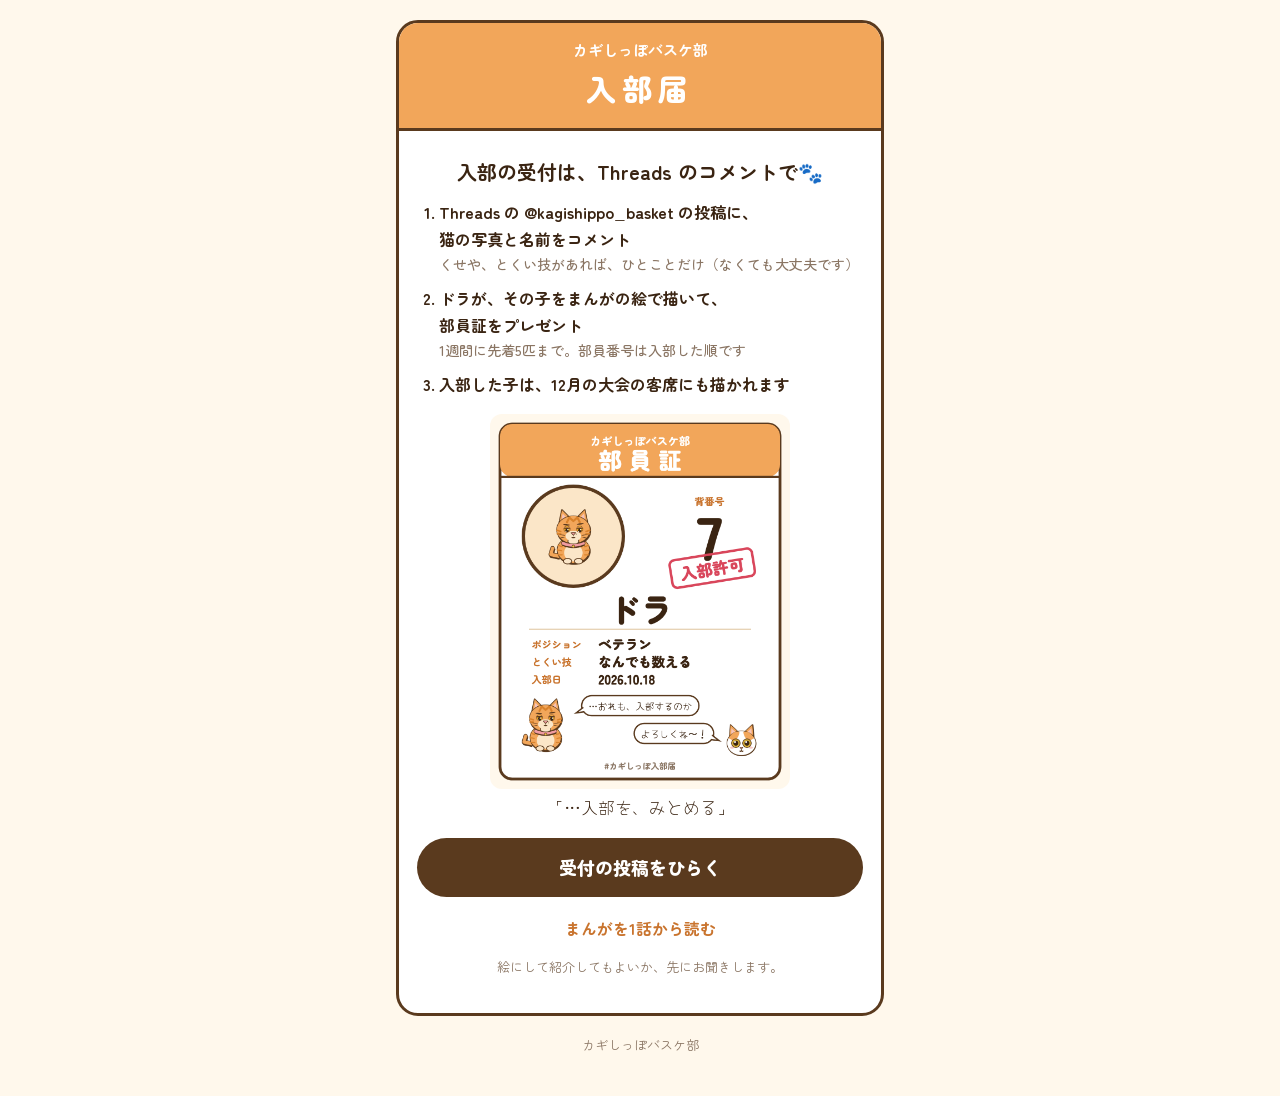
<file: index.html>
<!doctype html>
<html lang="ja">
<head>
<meta charset="utf-8">
<meta name="viewport" content="width=device-width, initial-scale=1, viewport-fit=cover">
<meta name="description" content="あなたの猫を、カギしっぽバスケ部に。Threads のコメントに写真をはってくれたら、ドラがまんがの絵で部員証を描きます。">
<meta property="og:title" content="うちの子 入部届｜カギしっぽバスケ部">
<meta property="og:description" content="写真をはってくれたら、ドラがまんがの絵で部員証を描きます🐾">
<meta property="og:image" content="https://kagishippo-bb.github.io/nyubu/og.png">
<meta name="twitter:card" content="summary_large_image">
<title>うちの子 入部届｜カギしっぽバスケ部</title>
<link rel="preconnect" href="https://fonts.googleapis.com"><link rel="preconnect" href="https://fonts.gstatic.com" crossorigin>
<link href="https://fonts.googleapis.com/css2?family=Zen+Maru+Gothic:wght@500;700;900&family=Yomogi&display=swap" rel="stylesheet">
<style>
:root{--bg:#FFF8EC;--paper:#FFFFFF;--ink:#3A2412;--line:#5A3A1E;--orange:#F2A65A;--deep:#C9742E;--mute:#8A7563}
*{box-sizing:border-box}
body{margin:0;background:var(--bg);color:var(--ink);font-family:"Zen Maru Gothic","Hiragino Maru Gothic ProN",sans-serif;line-height:1.7}
main{max-width:520px;margin:0 auto;padding:20px 16px 40px}
.card{background:var(--paper);border:3px solid var(--line);border-radius:22px;overflow:hidden}
.head{background:var(--orange);color:#fff;text-align:center;padding:14px 10px;border-bottom:3px solid var(--line)}
.head small{display:block;font-weight:700;font-size:15px}
.head b{font-size:30px;font-weight:900;letter-spacing:.2em}
.body{padding:18px 18px 22px}
h2{font-size:20px;margin:6px 0 10px;text-align:center}
ol{padding-left:1.4em;margin:10px 0 16px}
li{margin:8px 0;font-weight:700;word-break:keep-all;overflow-wrap:anywhere}
li span{display:block;font-weight:500;color:var(--mute);font-size:14px}
.btn{display:block;text-align:center;background:var(--line);color:#fff;text-decoration:none;font-weight:900;font-size:18px;border-radius:999px;padding:14px;margin:16px 0 10px}
.sub{display:block;text-align:center;color:var(--deep);font-weight:700;text-decoration:none;padding:8px}
.note{font-size:13px;color:var(--mute);text-align:center;margin-top:6px}
img{display:block;width:72%;max-width:300px;margin:6px auto 4px;border-radius:12px}
.dora{font-family:Yomogi,sans-serif;text-align:center;font-size:17px;margin:4px 0 10px}
footer{text-align:center;color:var(--mute);font-size:13px;margin-top:18px}
</style>
</head>
<body>
<main>
  <div class="card">
    <div class="head"><small>カギしっぽバスケ部</small><b>入部届</b></div>
    <div class="body">
      <h2>入部の受付は、Threads のコメントで🐾</h2>
      <ol>
        <li>Threads の @kagishippo_basket の投稿に、猫の写真と名前をコメント<span>くせや、とくい技があれば、ひとことだけ（なくても大丈夫です）</span></li>
        <li>ドラが、その子をまんがの絵で描いて、部員証をプレゼント<span>1週間に先着5匹まで。部員番号は入部した順です</span></li>
        <li>入部した子は、12月の大会の客席にも描かれます</li>
      </ol>
      <img src="mihon.png" alt="部員証の見本（ドラ）">
      <p class="dora">「…入部を、みとめる」</p>
      <a class="btn" href="https://www.threads.com/@kagishippo_basket/post/DeySfvxGc97">受付の投稿をひらく</a>
      <a class="sub" href="https://kagishippo-bb.github.io/nyubu/yomu/">まんがを1話から読む</a>
      <p class="note">絵にして紹介してもよいか、先にお聞きします。</p>
    </div>
  </div>
  <footer>カギしっぽバスケ部</footer>
</main>
<script data-goatcounter="https://kagishippo.goatcounter.com/count" async src="https://gc.zgo.at/count.js"></script>
</body>
</html>
</file>
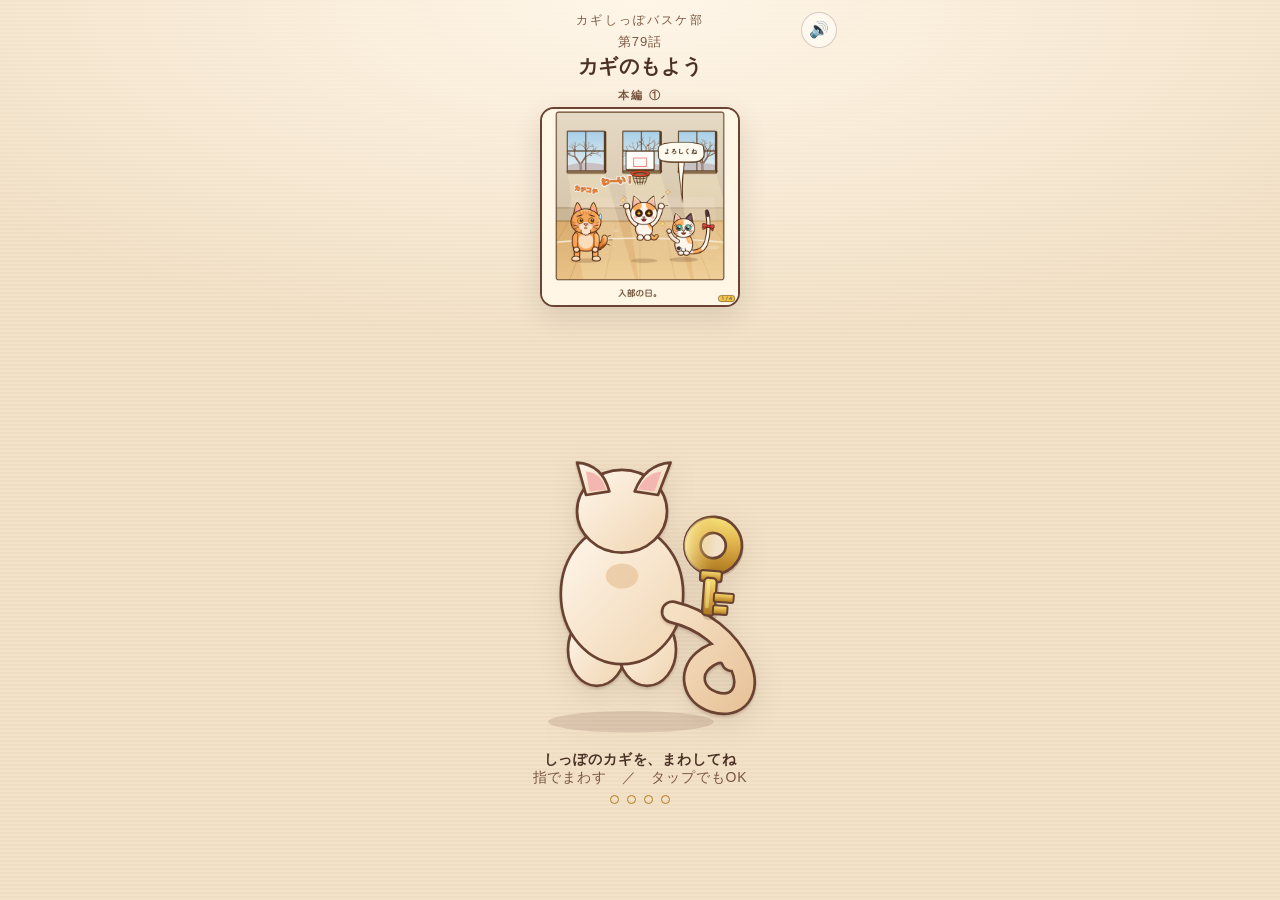
<file: kagi/index.html>
<!DOCTYPE html>
<html lang="ja">
<head>
<meta charset="UTF-8">
<meta name="viewport" content="width=device-width, initial-scale=1, maximum-scale=1, viewport-fit=cover">
<meta name="apple-mobile-web-app-capable" content="yes">
<meta name="theme-color" content="#F6EAD6">
<link rel="icon" href="data:image/svg+xml,%3Csvg xmlns=%27http://www.w3.org/2000/svg%27 viewBox=%270 0 32 32%27%3E%3Ccircle cx=%2716%27 cy=%2712%27 r=%277%27 fill=%27%23E0B14A%27 stroke=%27%236B4332%27 stroke-width=%272%27/%3E%3Ccircle cx=%2716%27 cy=%2712%27 r=%273%27 fill=%27%23F3E2C8%27/%3E%3Crect x=%2714%27 y=%2718%27 width=%274%27 height=%2710%27 rx=%271%27 fill=%27%23E0B14A%27 stroke=%27%236B4332%27 stroke-width=%271.5%27/%3E%3C/svg%3E">
<title>カギしっぽバスケ部　第79話「カギのもよう」</title>
<style>
  :root {
    --bg: #F3E2C8;
    --bg-2: #FBF3E4;
    --ink: #4A3124;
    --ink-soft: #7A5640;
    --line: #6B4332;
    --paper: #FFF8EE;
    --pink: #F7DDE3;
    --gold: #E0B14A;
    --gold-deep: #B07A1A;
    --ribbon: #D64545;
    --btn: #C45C3A;
    --btn-ink: #FFF8EE;
    --shadow: 0 10px 28px rgba(74, 49, 36, 0.14);
    --safe-t: env(safe-area-inset-top, 0px);
    --safe-b: env(safe-area-inset-bottom, 0px);
  }

  * { box-sizing: border-box; -webkit-tap-highlight-color: transparent; }

  html, body {
    margin: 0;
    padding: 0;
    height: 100%;
    height: 100dvh;
    background: var(--bg);
    color: var(--ink);
    font-family: "Hiragino Maru Gothic ProN", "Hiragino Sans", "Yu Gothic", "YuGothic", "Noto Sans CJK JP", "Noto Sans JP", sans-serif;
    overflow: hidden;
    touch-action: manipulation;
    -webkit-text-size-adjust: 100%;
  }

  body {
    background:
      radial-gradient(120% 70% at 50% 0%, #FFF6E8 0%, transparent 55%),
      repeating-linear-gradient(180deg, rgba(107,67,50,0.03) 0 2px, transparent 2px 4px),
      var(--bg);
  }

  .app {
    height: 100%;
    height: 100dvh;
    max-width: 430px;
    margin: 0 auto;
    padding: calc(12px + var(--safe-t)) 18px calc(16px + var(--safe-b));
    display: flex;
    flex-direction: column;
    min-height: 0;
  }

  header {
    text-align: center;
    flex: 0 0 auto;
    position: relative;
  }

  .badge {
    display: inline-block;
    font-size: 10px;
    letter-spacing: 0.12em;
    color: #fff;
    background: var(--ribbon);
    border-radius: 999px;
    padding: 2px 8px;
    vertical-align: middle;
    margin-right: 6px;
  }

  .club {
    font-size: 12px;
    letter-spacing: 0.18em;
    color: var(--ink-soft);
    margin: 0 0 4px;
  }

  h1 {
    font-size: 20px;
    font-weight: 700;
    margin: 0;
    letter-spacing: 0.04em;
    line-height: 1.35;
  }

  h1 span {
    font-weight: 400;
    font-size: 13px;
    color: var(--ink-soft);
    display: block;
    letter-spacing: 0.08em;
    margin-bottom: 2px;
  }

  .sound-btn {
    position: absolute;
    right: 0;
    top: 0;
    width: 36px;
    height: 36px;
    border: 1.5px solid rgba(107, 67, 50, 0.25);
    background: var(--paper);
    border-radius: 50%;
    color: var(--ink);
    cursor: pointer;
    font-size: 16px;
    line-height: 1;
    padding: 0;
  }

  .app {
    overflow-x: hidden;
    overflow-y: auto;
  }

  .ep-slot {
    flex: 0 0 auto;
    width: min(42vw, 200px);
    margin: 8px auto 0;
    text-align: center;
  }

  .ep-label {
    margin: 0 0 4px;
    font-size: 11px;
    letter-spacing: 0.16em;
    color: var(--ink-soft);
    font-weight: 700;
  }

  .ep-frame {
    width: 100%;
    aspect-ratio: 1 / 1;
    background: var(--paper);
    border: 2px solid var(--line);
    border-radius: 14px;
    overflow: hidden;
    box-shadow: var(--shadow);
    position: relative;
    display: flex;
    align-items: center;
    justify-content: center;
  }

  .ep-frame img {
    width: 100%;
    height: 100%;
    object-fit: contain;
    object-position: center;
    display: block;
  }

  .ep-ph {
    position: absolute;
    inset: 0;
    display: flex;
    align-items: center;
    justify-content: center;
    text-align: center;
    padding: 12px;
    font-size: 13px;
    letter-spacing: 0.06em;
    color: var(--ink-soft);
    line-height: 1.55;
    background:
      radial-gradient(circle at 50% 40%, rgba(224, 177, 74, 0.16), transparent 62%),
      var(--paper);
  }

  .ep-ph[hidden],
  .ep-frame img[hidden] { display: none; }

  body.is-open .ep-slot { width: 72px; margin-top: 6px; }
  body.is-open .ep-frame { border-radius: 10px; border-width: 1.5px; }
  body.is-open .ep-label { font-size: 9px; margin-bottom: 3px; }
  /* Keep the small frame tidy: the 「本編 ①」 label already names the slot. */
  body.is-open .ep-ph { color: transparent; font-size: 0; }

  .foot {
    flex: 0 0 auto;
    text-align: center;
    margin: 10px 0 0;
    font-size: 12px;
  }

  .foot a {
    color: var(--ink-soft);
    letter-spacing: 0.1em;
    text-decoration: underline;
    text-underline-offset: 3px;
  }

  .stage-wrap {
    flex: 1 1 auto;
    min-height: 0;
    display: flex;
    flex-direction: column;
    align-items: center;
    justify-content: center;
    transition: flex 0.5s ease;
  }

  body.is-open .stage-wrap {
    flex: 0 1 auto;
  }

  .stage {
    width: 100%;
    max-height: 100%;
    touch-action: none;
    user-select: none;
    -webkit-user-select: none;
    cursor: grab;
    position: relative;
  }

  .stage.is-dragging { cursor: grabbing; }

  .stage svg {
    width: 100%;
    height: auto;
    display: block;
    max-height: 40dvh;
    overflow: visible;
    filter: drop-shadow(0 8px 14px rgba(74, 49, 36, 0.12));
  }

  body.is-open .stage svg { max-height: 16dvh; }
  body.is-open .hint { display: none; }
  body.is-open .dots { margin-top: 2px; }

  #key-group.ticking {
    animation: keyTick 0.22s ease-out;
  }

  #key-group.unlocking {
    animation: keyUnlock 0.7s cubic-bezier(0.2, 0.85, 0.25, 1.15) both;
  }

  @keyframes keyTick {
    0% { filter: brightness(1); }
    40% { filter: brightness(1.25); }
    100% { filter: brightness(1); }
  }

  @keyframes keyUnlock {
    0% { filter: brightness(1); }
    35% { filter: brightness(1.45) drop-shadow(0 0 8px #F6D36A); }
    100% { filter: brightness(1.1); }
  }

  .hint {
    text-align: center;
    margin: 4px 0 0;
    color: var(--ink-soft);
    font-size: 14px;
    letter-spacing: 0.06em;
    flex: 0 0 auto;
  }

  .hint strong {
    color: var(--ink);
    font-weight: 700;
  }

  .dots {
    display: flex;
    gap: 8px;
    justify-content: center;
    margin: 8px 0 0;
  }

  .dots i {
    width: 9px;
    height: 9px;
    border-radius: 50%;
    border: 1.5px solid var(--gold-deep);
    background: transparent;
    display: block;
    transition: background 0.2s ease, transform 0.2s ease;
  }

  .dots i.on {
    background: var(--gold);
    transform: scale(1.15);
  }

  .spark {
    position: absolute;
    width: 10px;
    height: 10px;
    border-radius: 50%;
    background: #F6D36A;
    pointer-events: none;
    opacity: 0;
  }

  .result {
    flex: 0 0 auto;
    display: none;
    width: 100%;
    margin-top: 8px;
  }

  body.is-open .result {
    display: block;
    animation: slideOut 0.55s cubic-bezier(0.22, 0.9, 0.28, 1) both;
  }

  @keyframes slideOut {
    from { opacity: 0; transform: translateY(28px); }
    to { opacity: 1; transform: translateY(0); }
  }

  .panel {
    background: var(--paper);
    border: 2px solid var(--line);
    border-radius: 16px;
    padding: 10px 10px 12px;
    box-shadow: var(--shadow);
    position: relative;
  }

  .panel-label {
    font-size: 12px;
    letter-spacing: 0.16em;
    color: var(--ribbon);
    font-weight: 700;
    margin: 0 0 6px 4px;
  }

  .art {
    position: relative;
    background: #F6E4EA;
    border-radius: 10px;
    overflow: hidden;
    border: 1.5px solid rgba(107, 67, 50, 0.2);
    min-height: 120px;
    display: flex;
    align-items: center;
    justify-content: center;
  }

  .art img {
    display: block;
    width: 100%;
    height: auto;
    max-height: 28dvh;
    object-fit: contain;
    object-position: center;
  }

  .art-note {
    position: absolute;
    left: 50%;
    bottom: 8px;
    transform: translateX(-50%);
    background: rgba(74, 49, 36, 0.86);
    color: #FFF8EE;
    font-size: 11px;
    letter-spacing: 0.04em;
    padding: 4px 10px;
    border-radius: 999px;
    white-space: nowrap;
    pointer-events: none;
    max-width: calc(100% - 16px);
    overflow: hidden;
    text-overflow: ellipsis;
  }

  .bubble {
    margin-top: 10px;
    background: var(--pink);
    border: 2px solid var(--line);
    border-radius: 16px 16px 16px 6px;
    padding: 10px 14px 12px;
    position: relative;
  }

  .who {
    font-size: 11px;
    letter-spacing: 0.12em;
    color: var(--ink-soft);
    font-weight: 700;
    margin: 0 0 2px;
  }

  .line {
    margin: 0;
    font-size: 15px;
    line-height: 1.55;
    letter-spacing: 0.03em;
  }

  .actions {
    display: none;
    margin-top: 12px;
    text-align: center;
    flex: 0 0 auto;
  }

  body.is-open .actions { display: block; }

  .again {
    appearance: none;
    border: none;
    background: var(--btn);
    color: var(--btn-ink);
    font: inherit;
    font-size: 16px;
    font-weight: 700;
    letter-spacing: 0.08em;
    padding: 12px 22px;
    border-radius: 999px;
    width: 100%;
    cursor: pointer;
    box-shadow: 0 4px 0 #8A3A24, 0 8px 16px rgba(74, 49, 36, 0.15);
  }

  .again:active { transform: translateY(2px); box-shadow: 0 2px 0 #8A3A24; }

  .share {
    margin: 10px 0 0;
    font-size: 13px;
    color: var(--ink-soft);
    letter-spacing: 0.03em;
    line-height: 1.5;
  }

  @media (prefers-reduced-motion: reduce) {
    #key-group.ticking, #key-group.unlocking,
    body.is-open .result { animation: none; }
  }
</style>
</head>
<body>
  <div class="app">
    <header>
      <p class="club">カギしっぽバスケ部</p>
      <h1><span>第79話</span>カギのもよう</h1>
      <button type="button" class="sound-btn" id="soundBtn" aria-label="音を切る" title="音">🔊</button>
    </header>

    <div class="ep-slot" id="epSlot">
      <p class="ep-label">本編 ①</p>
      <div class="ep-frame">
        <img id="epImg" src="ep79_1.png" alt="第79話の①" width="1024" height="1024" hidden>
        <div class="ep-ph" id="epPh">本編79①が入ります</div>
      </div>
    </div>

    <div class="stage-wrap">
      <div class="stage" id="stage" role="application" aria-label="しっぽのカギ。指でまわすか、タップしてください。">
        <svg viewBox="0 0 320 400" xmlns="http://www.w3.org/2000/svg" aria-hidden="true">
          <defs>
            <linearGradient id="fur" x1="0" y1="0" x2="1" y2="1">
              <stop offset="0%" stop-color="#FFF7EC"/>
              <stop offset="100%" stop-color="#F0D4B0"/>
            </linearGradient>
            <linearGradient id="tailFur" x1="0" y1="0" x2="1" y2="1">
              <stop offset="0%" stop-color="#F6E0C4"/>
              <stop offset="100%" stop-color="#E8C49A"/>
            </linearGradient>
            <linearGradient id="gold" x1="0" y1="0" x2="0" y2="1">
              <stop offset="0%" stop-color="#F6E27A"/>
              <stop offset="45%" stop-color="#E0B14A"/>
              <stop offset="100%" stop-color="#A8741C"/>
            </linearGradient>
            <linearGradient id="goldShine" x1="0" y1="0" x2="1" y2="0">
              <stop offset="0%" stop-color="#FFF4B0" stop-opacity="0.85"/>
              <stop offset="55%" stop-color="#E0B14A" stop-opacity="0"/>
            </linearGradient>
            <filter id="soft" x="-20%" y="-20%" width="140%" height="140%">
              <feDropShadow dx="0" dy="2" stdDeviation="1.4" flood-color="#6B4332" flood-opacity="0.25"/>
            </filter>
          </defs>

          <!-- floor shadow -->
          <ellipse cx="150" cy="372" rx="92" ry="12" fill="#6B4332" opacity="0.16"/>

          <!-- cat, back view, simple and unmarked -->
          <g filter="url(#soft)">
            <!-- hind legs / haunches -->
            <ellipse cx="112" cy="292" rx="32" ry="40" fill="url(#fur)" stroke="#6B4332" stroke-width="3"/>
            <ellipse cx="168" cy="292" rx="32" ry="40" fill="url(#fur)" stroke="#6B4332" stroke-width="3"/>
            <!-- body -->
            <ellipse cx="140" cy="230" rx="68" ry="78" fill="url(#fur)" stroke="#6B4332" stroke-width="3"/>
            <!-- head from behind -->
            <ellipse cx="140" cy="138" rx="50" ry="46" fill="url(#fur)" stroke="#6B4332" stroke-width="3"/>
            <!-- ears -->
            <path d="M100 120 L90 84 Q118 86 126 116 Z" fill="url(#fur)" stroke="#6B4332" stroke-width="3" stroke-linejoin="round"/>
            <path d="M180 120 L194 84 Q166 86 154 116 Z" fill="url(#fur)" stroke="#6B4332" stroke-width="3" stroke-linejoin="round"/>
            <path d="M104 116 L100 94 Q118 96 122 114 Z" fill="#F4B6B0"/>
            <path d="M176 116 L184 94 Q166 96 158 114 Z" fill="#F4B6B0"/>
            <!-- small back markings, generic, not a character sheet -->
            <ellipse cx="140" cy="210" rx="18" ry="14" fill="#E8C49A" opacity="0.7"/>
          </g>

          <!-- hooked tail: short hook, key sits in the curl -->
          <g filter="url(#soft)">
            <path d="M196 250
                     C 230 258, 258 280, 272 310
                     C 284 338, 268 358, 242 350
                     C 218 342, 214 318, 230 304
                     C 244 292, 258 292, 262 304"
                  fill="none" stroke="#6B4332" stroke-width="26" stroke-linecap="round" stroke-linejoin="round"/>
            <path d="M196 250
                     C 230 258, 258 280, 272 310
                     C 284 338, 268 358, 242 350
                     C 218 342, 214 318, 230 304
                     C 244 292, 258 292, 262 304"
                  fill="none" stroke="url(#tailFur)" stroke-width="20" stroke-linecap="round" stroke-linejoin="round"/>
          </g>

          <!-- rotatable key. rotation center = 236, 248 (the hook / "lock") -->
          <g id="key-group">
            <!-- generous hit area -->
            <circle cx="236" cy="248" r="78" fill="transparent"/>
            <!-- shaft from bow toward the hook center -->
            <g>
              <!-- shadow -->
              <g opacity="0.18" transform="translate(2,3)">
                <rect x="228" y="188" width="16" height="68" rx="6" fill="#4A3124"/>
                <circle cx="236" cy="176" r="32" fill="#4A3124"/>
              </g>
              <!-- bow (round handle, hole in the middle) -->
              <circle cx="236" cy="176" r="32" fill="url(#gold)" stroke="#6B4332" stroke-width="3"/>
              <circle cx="236" cy="176" r="14" fill="#F3E2C8" stroke="#6B4332" stroke-width="3"/>
              <circle cx="236" cy="176" r="32" fill="url(#goldShine)"/>
              <!-- collar -->
              <rect x="224" y="204" width="24" height="12" rx="3" fill="url(#gold)" stroke="#6B4332" stroke-width="2.5"/>
              <!-- shaft -->
              <rect x="229" y="212" width="14" height="42" rx="5" fill="url(#gold)" stroke="#6B4332" stroke-width="2.5"/>
              <!-- two bits (昔の鍵・歯2つ), just above the lock point -->
              <rect x="241" y="228" width="22" height="10" rx="2" fill="url(#gold)" stroke="#6B4332" stroke-width="2.2"/>
              <rect x="241" y="242" width="16" height="10" rx="2" fill="url(#gold)" stroke="#6B4332" stroke-width="2.2"/>
              <!-- shine on shaft -->
              <rect x="232" y="216" width="4" height="30" rx="2" fill="#FFF4B0" opacity="0.45"/>
            </g>
          </g>
        </svg>
      </div>
      <p class="hint" id="hint"><strong>しっぽのカギを、まわしてね</strong><br>指でまわす　／　タップでもOK</p>
      <div class="dots" id="dots" aria-hidden="true"><i></i><i></i><i></i><i></i></div>
    </div>

    <section class="result" id="result" aria-live="polite">
      <div class="panel">
        <p class="panel-label">そのあと</p>
        <div class="art">
          <img src="ep79_1.png" alt="第79話の①">
        </div>
        <div class="bubble">
          <p class="who" id="who"></p>
          <p class="line" id="line"></p>
        </div>
      </div>
    </section>

    <div class="actions" id="actions">
      <button type="button" class="again" id="again">もう一回まわす</button>
      <p class="share">どの一言が出た？コメントで教えてね🐾</p>
    </div>

  </div>

<script>
(function () {
  var LINES = [
    { who: "ドラ", text: "ミケのしっぽは、カギだったのか。" },
    { who: "タマ", text: "‥え？　ミケちゃんのしっぽ、カギになってる…！" },
    { who: "ミケ", text: "え、これ？　ふだんはリボンでかくしてただけだよ、ドラくん。" },
    { who: "タダシ", text: "しっぽのもよう、立派なカギでございました。" },
    { who: "ツムジ", text: "…いいもようだね。" },
    { who: "ギンゾー監督", text: "うん。ミケちゃんのしっぽは、ちゃんとカギしっぽだよ。" }
  ];

  var ORIGIN = { x: 236, y: 248 };
  var TURN = 360;
  var key = document.getElementById("key-group");
  var stage = document.getElementById("stage");
  var dots = document.getElementById("dots").children;
  var soundBtn = document.getElementById("soundBtn");
  var whoEl = document.getElementById("who");
  var lineEl = document.getElementById("line");

  var angle = 0;          // displayed degrees
  var accumulated = 0;    // absolute travel toward unlock
  var unlocked = false;
  var dragging = false;
  var lastPtrAngle = 0;
  var startX = 0, startY = 0, startTime = 0, moved = 0;
  var lastNotch = 0;
  var lastLineIndex = -1;
  var muted = false;
  var audioCtx = null;
  var animating = false;
  var prefersReduce = window.matchMedia && window.matchMedia("(prefers-reduced-motion: reduce)").matches;
  var idleOn = true;

  var idleRaf = null;

  function setKeyTransform(deg, withTransition) {
    if (withTransition) {
      key.style.transition = prefersReduce ? "none" : "transform 0.38s cubic-bezier(0.2, 0.8, 0.2, 1.12)";
    } else {
      key.style.transition = "none";
    }
    // SVG attribute keeps the pivot in user units and is reliable on iOS Safari.
    // Do not set a CSS transform: it overrides the SVG attribute, even when "none".
    key.style.removeProperty("transform");
    key.style.removeProperty("transition");
    key.setAttribute("transform", "rotate(" + deg + " " + ORIGIN.x + " " + ORIGIN.y + ")");
  }

  function stopIdle() {
    idleOn = false;
    if (idleRaf) {
      cancelAnimationFrame(idleRaf);
      idleRaf = null;
    }
    key.classList.remove("idle");
  }

  function setIdle(on) {
    if (on && !unlocked && !dragging && !animating && !prefersReduce) {
      idleOn = true;
      key.classList.add("idle");
      if (idleRaf) cancelAnimationFrame(idleRaf);
      var t0 = performance.now();
      function frame(now) {
        if (!idleOn) return;
        var deg = Math.sin((now - t0) / 2800 * Math.PI * 2) * 7;
        key.style.transition = "none";
        key.setAttribute("transform", "rotate(" + deg + " " + ORIGIN.x + " " + ORIGIN.y + ")");
        idleRaf = requestAnimationFrame(frame);
      }
      idleRaf = requestAnimationFrame(frame);
    } else {
      stopIdle();
    }
  }

  function updateDots() {
    var n = Math.min(4, Math.floor(Math.abs(accumulated) / 90));
    for (var i = 0; i < 4; i++) {
      if (n > i) dots[i].classList.add("on");
      else dots[i].classList.remove("on");
    }
  }

  function getCtx() {
    if (muted) return null;
    var AC = window.AudioContext || window.webkitAudioContext;
    if (!AC) return null;
    if (!audioCtx) audioCtx = new AC();
    if (audioCtx.state === "suspended") audioCtx.resume();
    return audioCtx;
  }

  function playTick() {
    var ctx = getCtx();
    if (!ctx) return;
    var t = ctx.currentTime;
    var osc = ctx.createOscillator();
    var gain = ctx.createGain();
    osc.type = "triangle";
    osc.frequency.setValueAtTime(1500, t);
    osc.frequency.exponentialRampToValueAtTime(520, t + 0.045);
    gain.gain.setValueAtTime(0.07, t);
    gain.gain.exponentialRampToValueAtTime(0.001, t + 0.05);
    osc.connect(gain);
    gain.connect(ctx.destination);
    osc.start(t);
    osc.stop(t + 0.05);
  }

  function playUnlock() {
    var ctx = getCtx();
    if (!ctx) return;
    var t = ctx.currentTime;
    function tone(freq, start, dur, vol) {
      var osc = ctx.createOscillator();
      var gain = ctx.createGain();
      osc.type = "triangle";
      osc.frequency.setValueAtTime(freq, t + start);
      gain.gain.setValueAtTime(0.0001, t + start);
      gain.gain.exponentialRampToValueAtTime(vol, t + start + 0.02);
      gain.gain.exponentialRampToValueAtTime(0.0001, t + start + dur);
      osc.connect(gain);
      gain.connect(ctx.destination);
      osc.start(t + start);
      osc.stop(t + start + dur + 0.02);
    }
    tone(660, 0, 0.12, 0.08);
    tone(880, 0.08, 0.16, 0.09);
    tone(1320, 0.16, 0.22, 0.07);
  }

  function tickFeedback() {
    playTick();
    if (prefersReduce) return;
    key.classList.remove("ticking");
    void key.offsetWidth;
    key.classList.add("ticking");
    setTimeout(function () { key.classList.remove("ticking"); }, 240);
  }

  function checkNotches() {
    var notch = Math.floor(Math.abs(accumulated) / 90);
    if (notch > lastNotch && notch <= 4) {
      lastNotch = notch;
      if (!unlocked) tickFeedback();
    }
  }

  function pickLine(forceIndex) {
    var i;
    if (typeof forceIndex === "number") {
      i = forceIndex;
    } else {
      var choices = [];
      for (var k = 0; k < LINES.length; k++) {
        if (k !== lastLineIndex) choices.push(k);
      }
      i = choices[Math.floor(Math.random() * choices.length)];
    }
    lastLineIndex = i;
    var line = LINES[i];
    whoEl.textContent = line.who;
    lineEl.textContent = "「" + line.text + "」";
  }

  function unlock(opts) {
    opts = opts || {};
    if (unlocked) return;
    unlocked = true;
    accumulated = TURN;
    lastNotch = 4;
    updateDots();
    setIdle(false);
    if (typeof opts.angle === "number") {
      angle = opts.angle;
      setKeyTransform(angle, !opts.instant);
    }
    if (!opts.silent) playUnlock();
    if (!prefersReduce && !opts.instant) {
      key.classList.add("unlocking");
      setTimeout(function () { key.classList.remove("unlocking"); }, 700);
    }
    pickLine(opts.lineIndex);
    document.body.classList.add("is-open");
    document.getElementById("hint").style.visibility = "hidden";
  }

  function reset() {
    unlocked = false;
    angle = 0;
    accumulated = 0;
    lastNotch = 0;
    animating = false;
    document.body.classList.remove("is-open");
    document.getElementById("hint").style.visibility = "visible";
    updateDots();
    setKeyTransform(0, true);
    setTimeout(function () { if (!unlocked && !dragging) setIdle(true); }, 400);
  }

  function pointerAngle(e) {
    var svg = stage.querySelector("svg");
    var ctm = svg.getScreenCTM();
    if (!ctm) return 0;
    var p = svg.createSVGPoint();
    p.x = e.clientX;
    p.y = e.clientY;
    var loc = p.matrixTransform(ctm.inverse());
    return Math.atan2(loc.y - ORIGIN.y, loc.x - ORIGIN.x) * 180 / Math.PI;
  }

  function applyDelta(delta) {
    if (unlocked) return;
    // normalize delta to [-180, 180]
    while (delta > 180) delta -= 360;
    while (delta < -180) delta += 360;
    angle += delta;
    accumulated += Math.abs(delta);
    setIdle(false);
    setKeyTransform(angle, false);
    updateDots();
    checkNotches();
    if (accumulated >= TURN - 8) {
      unlock({ angle: angle });
    }
  }

  function onDown(e) {
    if (unlocked || animating) return;
    if (e.pointerType === "mouse" && e.button !== 0) return;
    dragging = true;
    stage.classList.add("is-dragging");
    setIdle(false);
    setKeyTransform(angle, false);
    lastPtrAngle = pointerAngle(e);
    startX = e.clientX;
    startY = e.clientY;
    startTime = Date.now();
    moved = 0;
    try { stage.setPointerCapture(e.pointerId); } catch (err) {}
    e.preventDefault();
    getCtx();
  }

  function onMove(e) {
    if (!dragging || unlocked) return;
    var a = pointerAngle(e);
    var dx = e.clientX - startX;
    var dy = e.clientY - startY;
    moved = Math.max(moved, Math.sqrt(dx * dx + dy * dy));
    applyDelta(a - lastPtrAngle);
    lastPtrAngle = a;
    e.preventDefault();
  }

  function animateTo(target, done) {
    animating = true;
    setIdle(false);
    if (prefersReduce) {
      setKeyTransform(target, false);
      angle = target;
      animating = false;
      if (done) done();
      return;
    }
    var start = angle;
    var t0 = performance.now();
    var dur = 400;
    var finished = false;
    function ease(p) {
      return 1 - Math.pow(1 - p, 3);
    }
    function finish() {
      if (finished) return;
      finished = true;
      angle = target;
      setKeyTransform(target, false);
      animating = false;
      if (done) done();
    }
    function frame(now) {
      var p = Math.min(1, (now - t0) / dur);
      setKeyTransform(start + (target - start) * ease(p), false);
      if (p < 1) requestAnimationFrame(frame);
      else finish();
    }
    requestAnimationFrame(frame);
  }

  function onUp(e) {
    if (!dragging) return;
    dragging = false;
    stage.classList.remove("is-dragging");
    var dt = Date.now() - startTime;
    var isTap = moved < 12 && dt < 320;
    if (isTap && !unlocked) {
      var next = angle + 90;
      accumulated += 90;
      updateDots();
      checkNotches();
      animateTo(next, function () {
        if (accumulated >= TURN - 8) unlock({ angle: angle, silent: false });
      });
    } else if (!unlocked) {
      // rest, keep current angle; resume a gentle idle only if almost at 0 and no progress
      if (Math.abs(accumulated) < 8) setIdle(true);
    }
  }

  stage.addEventListener("pointerdown", onDown, { passive: false });
  window.addEventListener("pointermove", onMove, { passive: false });
  window.addEventListener("pointerup", onUp);
  window.addEventListener("pointercancel", onUp);
  stage.addEventListener("contextmenu", function (e) { e.preventDefault(); });

  document.getElementById("again").addEventListener("click", function () {
    reset();
  });

  soundBtn.addEventListener("click", function () {
    muted = !muted;
    soundBtn.textContent = muted ? "🔇" : "🔊";
    soundBtn.setAttribute("aria-label", muted ? "音を出す" : "音を切る");
    if (!muted) getCtx();
  });

  (function setupEpisodeSlot() {
    var img = document.getElementById("epImg");
    var ph = document.getElementById("epPh");
    var slot = document.getElementById("epSlot");
    if (!img || !ph) return;
    function showArt() {
      if (!img.naturalWidth) return;
      img.hidden = false;
      ph.hidden = true;
      slot.classList.add("has-art");
    }
    function showPh() {
      img.hidden = true;
      ph.hidden = false;
      slot.classList.remove("has-art");
    }
    img.addEventListener("load", showArt);
    img.addEventListener("error", showPh);
    if (img.complete) {
      if (img.naturalWidth) showArt();
      else showPh();
    }
  })();

  // initial pose
  setKeyTransform(0, false);
  setIdle(true);
  updateDots();

  // debug: ?unlock=1 shows the open state (fixed first line, for screenshots)
  var params = new URLSearchParams(location.search);
  if (params.get("unlock") === "1") {
    setIdle(false);
    angle = 360;
    setKeyTransform(360, false);
    unlock({ instant: true, silent: true, angle: 360, lineIndex: 0 });
  }

  // exposed for headless tests
  window.__kagi = {
    unlock: function (i) { unlock({ instant: true, silent: true, angle: 360, lineIndex: i || 0 }); },
    reset: reset,
    lines: LINES,
    setAngle: function (deg) {
      stopIdle();
      angle = deg;
      setKeyTransform(deg, false);
    },
    getState: function () {
      return { angle: angle, accumulated: accumulated, unlocked: unlocked, dragging: dragging, idleOn: idleOn };
    }
  };
})();
</script>
</body>
</html>
</file>
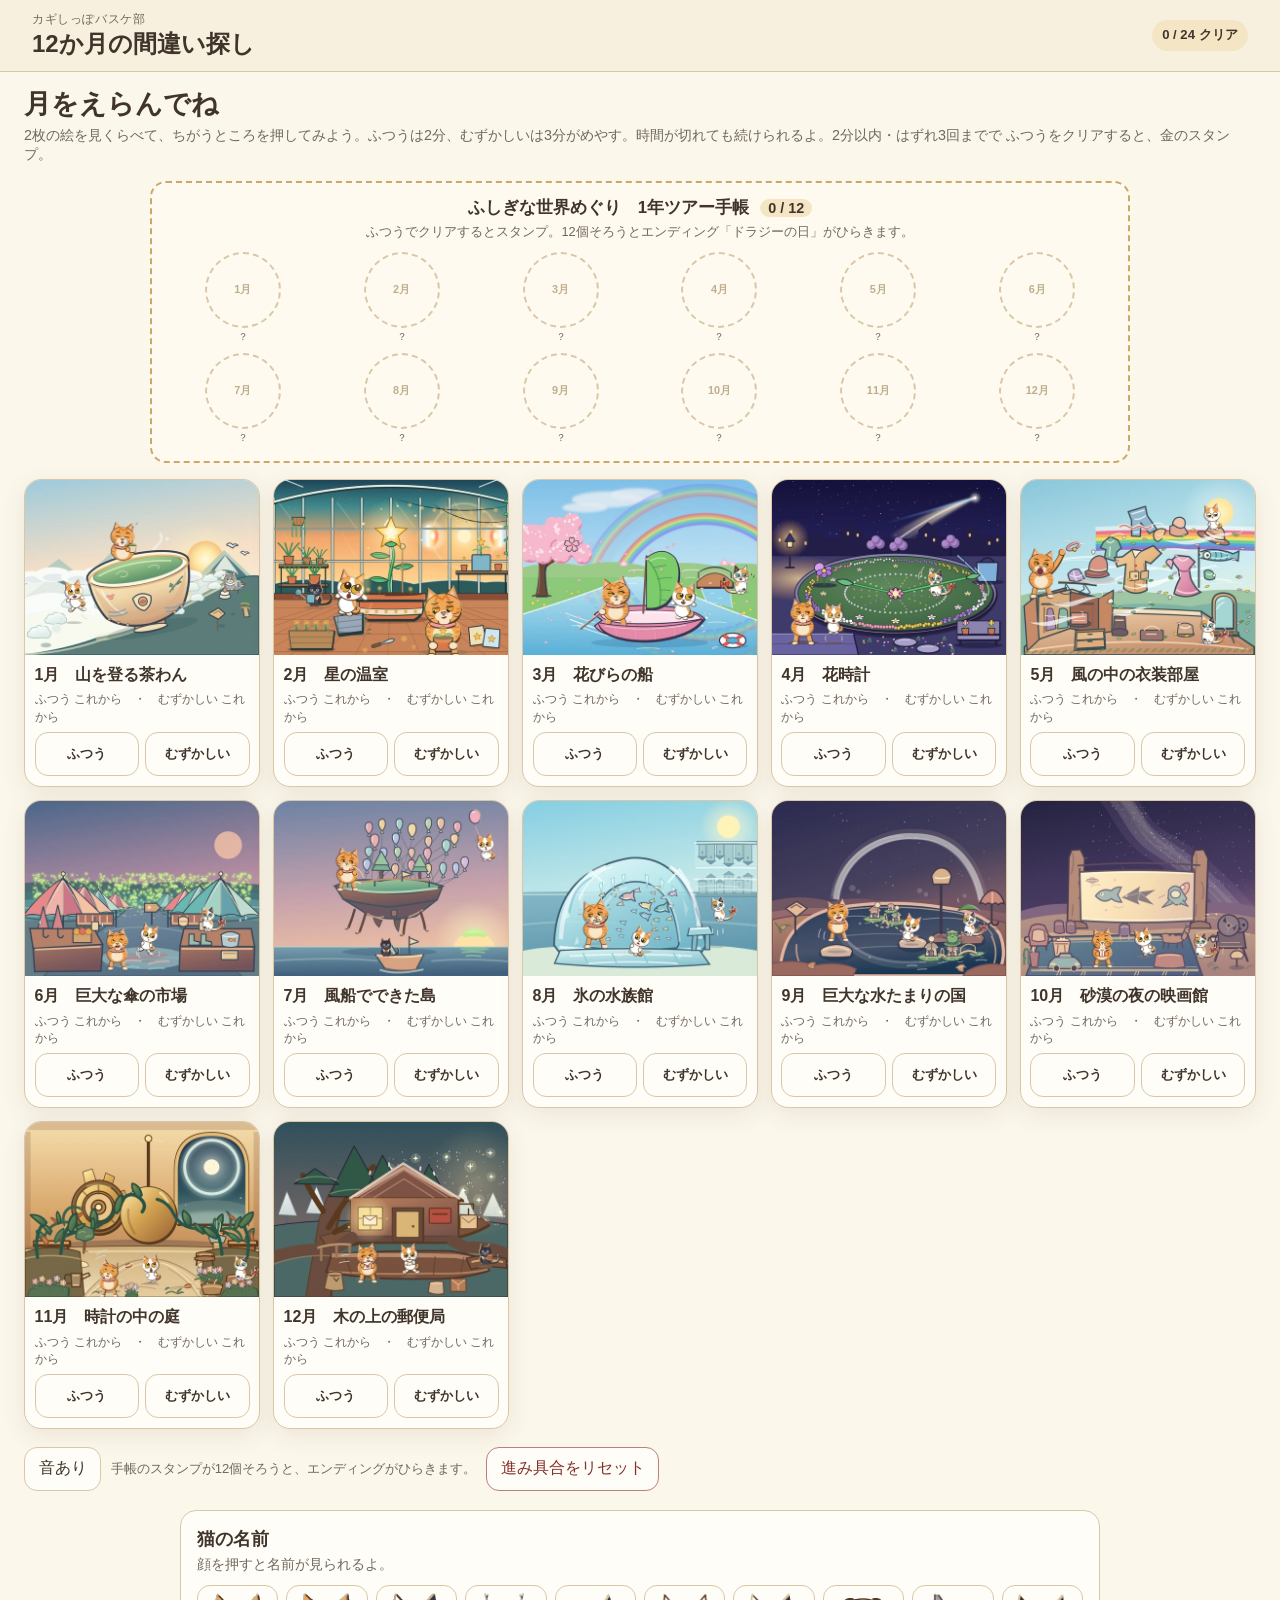
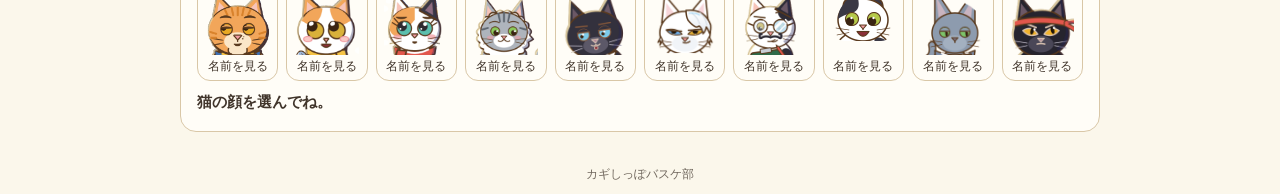
<file: machigai/index.html>
<!doctype html>
<html lang="ja">
<head>
  <meta charset="utf-8">
  <meta name="viewport" content="width=device-width, initial-scale=1, viewport-fit=cover">
  <meta name="theme-color" content="#f7f0df">
  <title>カギしっぽバスケ部｜間違い探し</title>
  <link rel="stylesheet" href="style.css?v=202611221226">
</head>
<body>
  <div id="app" class="app-shell">
    <header class="site-header">
      <div>
        <p class="brand">カギしっぽバスケ部</p>
        <h1>12か月の間違い探し</h1>
      </div>
      <div id="overall-progress" class="overall-progress" aria-live="polite"></div>
    </header>
    <main id="main" tabindex="-1"></main>
    <footer class="site-footer">カギしっぽバスケ部</footer>
  </div>
  <div id="toast" class="toast" role="status" aria-live="polite"></div>
  <script src="data.js?v=202611221226"></script>
  <script src="gohoubi.js?v=202611221226"></script>
  <script src="corn.js?v=202611221226"></script>
  <script src="app.js?v=202611221226"></script>
  <script src="koukai.js?v=202611221226"></script>
</body>
</html>
</file>
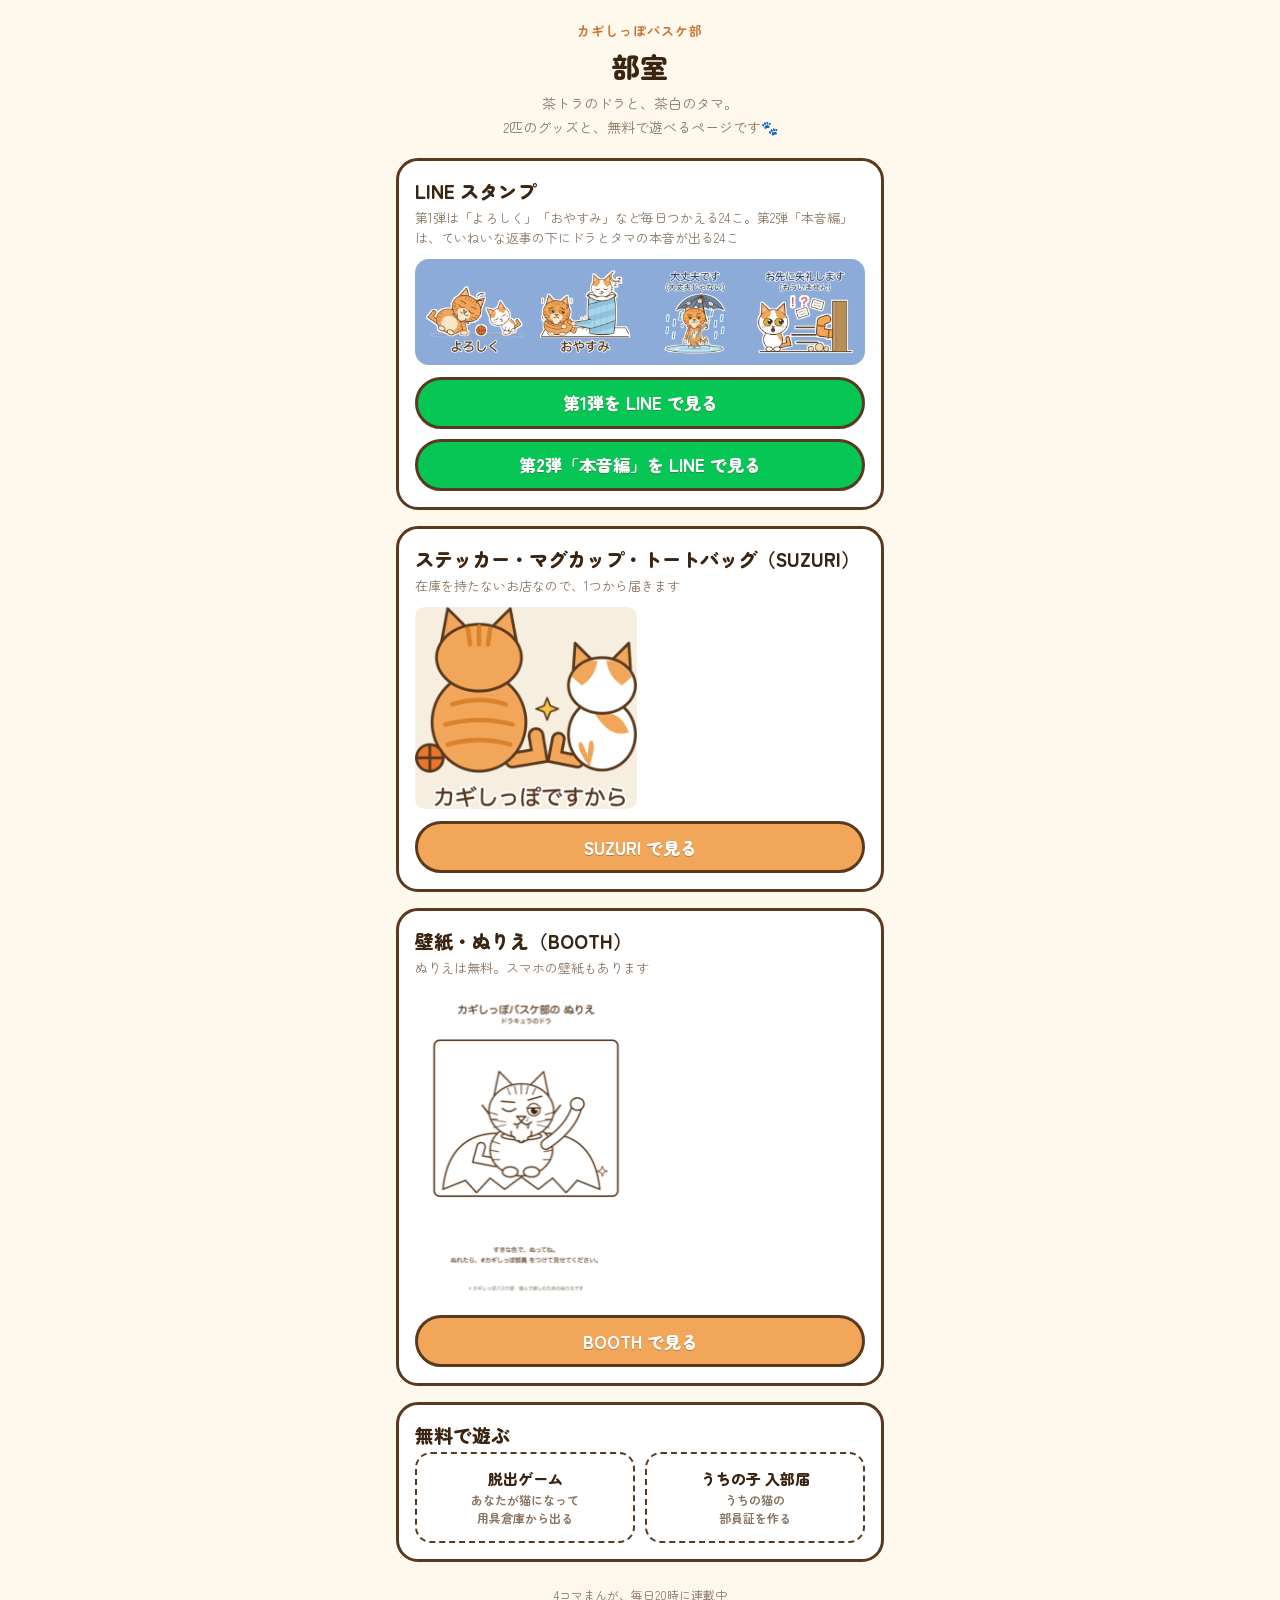
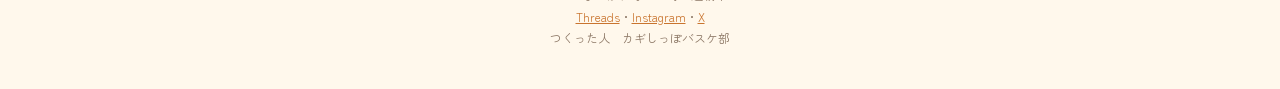
<file: shop/index.html>
<!doctype html>
<html lang="ja">
<head>
<meta charset="utf-8">
<meta name="viewport" content="width=device-width,initial-scale=1,maximum-scale=1">
<title>カギしっぽバスケ部の部室</title>
<meta name="description" content="猫のバスケ部「カギしっぽバスケ部」の、ドラとタマのグッズと遊べるページのまとめ">
<meta property="og:title" content="カギしっぽバスケ部の部室">
<meta property="og:description" content="ドラとタマの LINE スタンプ・グッズ・無料で遊べるページ">
<meta property="og:image" content="https://kagishippo-bb.github.io/nyubu/og.png">
<link rel="preconnect" href="https://fonts.googleapis.com">
<link href="https://fonts.googleapis.com/css2?family=Zen+Maru+Gothic:wght@500;700;900&display=swap" rel="stylesheet">
<style>
:root{--bg:#FFF8EC;--card:#FFFFFF;--ink:#3A2412;--line:#5A3A1E;--orange:#F2A65A;--deep:#C9742E;--muted:#8A7563;--pink:#F29CA3}
*{box-sizing:border-box}
body{margin:0;background:var(--bg);color:var(--ink);font-family:"Zen Maru Gothic","Hiragino Maru Gothic ProN",sans-serif;-webkit-text-size-adjust:100%;touch-action:manipulation}
main{max-width:520px;margin:0 auto;padding:20px 16px 40px}
header{text-align:center;margin-bottom:18px}
header .k{font-size:13px;font-weight:700;color:var(--deep);letter-spacing:.08em;margin:0}
header h1{font-size:28px;font-weight:900;margin:4px 0 6px}
header p{font-size:14px;color:var(--muted);margin:0;line-height:1.7}
.card{background:var(--card);border:3px solid var(--line);border-radius:22px;padding:16px;margin-bottom:16px}
.card h2{font-size:19px;font-weight:900;margin:0 0 4px}
.card .sub{font-size:13px;color:var(--muted);margin:0 0 10px;line-height:1.6}
.pics{display:grid;grid-template-columns:repeat(4,1fr);gap:6px;margin-bottom:12px}
.pics.two{grid-template-columns:repeat(2,1fr)}
.pics img{width:100%;height:auto;display:block;border-radius:10px;background:#F6EEDF}
.line .pics{background:#8CABD9;padding:8px;border-radius:14px}
.line .pics img{background:transparent}
a.btn{display:flex;align-items:center;justify-content:center;min-height:52px;border-radius:999px;background:var(--orange);border:3px solid var(--line);color:#FFFFFF;font-weight:900;font-size:17px;text-decoration:none;text-shadow:0 1px 0 rgba(90,58,30,.4)}
a.btn:active{transform:scale(.97)}
.line a.btn{background:#06C755}
.free{display:grid;grid-template-columns:1fr 1fr;gap:10px}
.free a{display:block;text-align:center;padding:14px 8px;border-radius:16px;border:2.5px dashed var(--line);color:var(--ink);text-decoration:none;font-weight:900;font-size:15px;line-height:1.5}
.free a small{display:block;font-size:12px;color:var(--muted);font-weight:700}
footer{text-align:center;font-size:12px;color:var(--muted);margin-top:22px;line-height:1.8}
footer a{color:var(--deep)}
</style>
<script data-goatcounter="https://kagishippo.goatcounter.com/count" async src="https://gc.zgo.at/count.js"></script>
</head>
<body>
<main>
  <header>
    <p class="k">カギしっぽバスケ部</p>
    <h1>部室</h1>
    <p>茶トラのドラと、茶白のタマ。<br>2匹のグッズと、無料で遊べるページです🐾</p>
  </header>

  <section class="card line">
    <h2>LINE スタンプ</h2>
    <p class="sub">第1弾は「よろしく」「おやすみ」など毎日つかえる24こ。第2弾「本音編」は、ていねいな返事の下にドラとタマの本音が出る24こ</p>
    <div class="pics"><img src="line_new1.png" alt="よろしく"><img src="line_new2.png" alt="おやすみ"><img src="line_new3.png" alt="大丈夫です（大丈夫じゃない）"><img src="line_new4.png" alt="お先に失礼します（もういません）"></div>
    <a class="btn" data-goatcounter-click="shop-line1" href="https://store.line.me/stickershop/product/37754715/ja" target="_blank" rel="noopener">第1弾を LINE で見る</a>
    <a class="btn" style="margin-top:10px" data-goatcounter-click="shop-line2" href="https://store.line.me/stickershop/product/37754695/ja" target="_blank" rel="noopener">第2弾「本音編」を LINE で見る</a>
  </section>

  <section class="card">
    <h2>ステッカー・マグカップ・トートバッグ（SUZURI）</h2>
    <p class="sub">在庫を持たないお店なので、1つから届きます</p>
    <div class="pics two"><img src="suzuri.png" alt="ドラとタマのうしろ姿（ステッカー・マグカップ・トートバッグの絵）"></div>
    <a class="btn" data-goatcounter-click="shop-suzuri" href="https://suzuri.jp/DORAG" target="_blank" rel="noopener">SUZURI で見る</a>
  </section>

  <section class="card">
    <h2>壁紙・ぬりえ（BOOTH）</h2>
    <p class="sub">ぬりえは無料。スマホの壁紙もあります</p>
    <div class="pics two"><img src="booth.png" alt="ぬりえ"></div>
    <a class="btn" data-goatcounter-click="shop-booth" href="https://kagishippo-bb.booth.pm/" target="_blank" rel="noopener">BOOTH で見る</a>
  </section>

  <section class="card">
    <h2>無料で遊ぶ</h2>
    <div class="free">
      <a data-goatcounter-click="shop-escape" href="https://kagishippo-bb.github.io/escape/">脱出ゲーム<small>あなたが猫になって<br>用具倉庫から出る</small></a>
      <a data-goatcounter-click="shop-nyubu" href="https://kagishippo-bb.github.io/nyubu/">うちの子 入部届<small>うちの猫の<br>部員証を作る</small></a>
    </div>
  </section>

  <footer>
    4コマまんが、毎日20時に連載中<br>
    <a href="https://www.threads.com/@kagishippo_basket" target="_blank" rel="noopener">Threads</a>・<a href="https://www.instagram.com/kagishippo_basket/" target="_blank" rel="noopener">Instagram</a>・<a href="https://x.com/kagishippo_bb" target="_blank" rel="noopener">X</a><br>
    つくった人　カギしっぽバスケ部
  </footer>
</main>
</body>
</html>
</file>
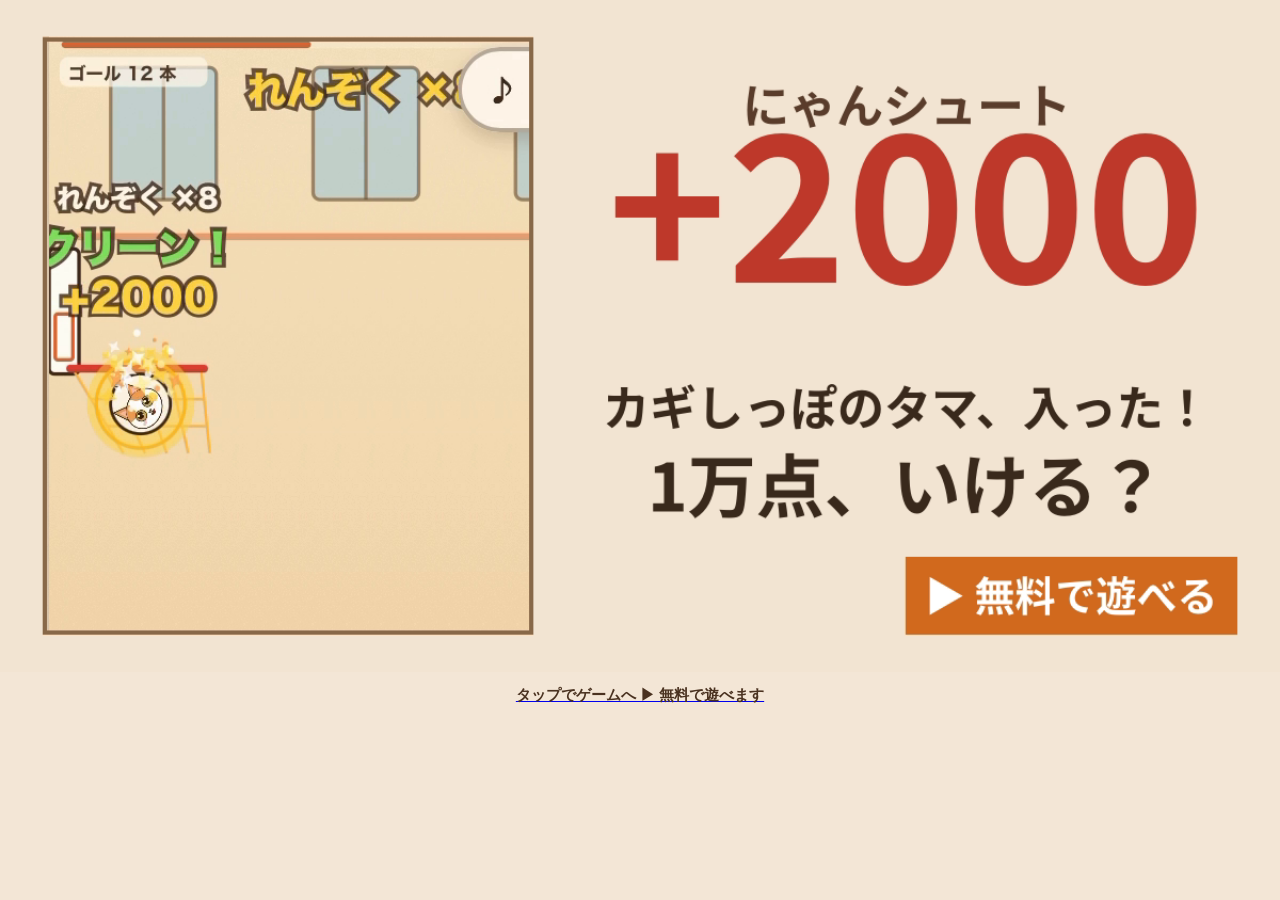
<file: card.html>
<!DOCTYPE html>
<html lang="ja">
<head>
<meta charset="UTF-8">
<meta name="viewport" content="width=device-width, initial-scale=1.0">
<title>にゃんシュート｜カギしっぽバスケ部</title>
<meta name="description" content="猫を引っぱって、飛ばすだけ。60秒で何点とれる？ 部の最高は14650点。無料・登録なし・スマホですぐ遊べます。">
<meta property="og:type" content="website">
<meta property="og:title" content="にゃんシュート｜カギしっぽバスケ部">
<meta property="og:description" content="猫を引っぱって、飛ばすだけ。60秒で何点とれる？ 部の最高は14650点。無料・登録なし・スマホですぐ遊べます。">
<meta property="og:image" content="https://kagishippo-bb.github.io/nyubu/nyan-shoot-card.png">
<meta property="og:url" content="https://kagishippo-bb.github.io/nyubu/card.html">
<meta name="twitter:card" content="summary_large_image">
<meta name="twitter:title" content="にゃんシュート｜カギしっぽバスケ部">
<meta name="twitter:description" content="猫を引っぱって、飛ばすだけ。60秒で何点とれる？ 部の最高は14650点。無料・登録なし・スマホですぐ遊べます。">
<meta name="twitter:image" content="https://kagishippo-bb.github.io/nyubu/nyan-shoot-card.png">
<style>
  html, body { margin: 0; padding: 0; background: #f3e6d6; }
  a { display: block; }
  img { display: block; width: 100%; height: auto; }
  p { margin: 0; padding: 14px 12px 20px; text-align: center;
      font-family: sans-serif; font-size: 15px; font-weight: 700; color: #4a3220; }
</style>
</head>
<body>
<a href="https://kagishippo-bb.github.io/nyubu/nyan-shoot.html">
  <img src="nyan-shoot-card.png" alt="にゃんシュート">
  <p>タップでゲームへ ▶ 無料で遊べます</p>
</a>
</body>
</html>
</file>
<file: machigai/style.css>
:root {
  --paper: #fbf7eb;
  --cream: #fffdf7;
  --ink: #41352b;
  --muted: #70675d;
  --gold: #bd8b36;
  --gold-soft: #f4e6c5;
  --blue: #297c9f;
  --line: #d9c7a7;
  --good: #286c4d;
  --shadow: 0 7px 24px rgba(73, 51, 27, .09);
}
* { box-sizing: border-box; }
html { -webkit-text-size-adjust: 100%; }
/* 10/30 夜 BJ さんの iPad：絵の外のダブルタップで Safari のページごと拡大が起き、右がはみ出した → ダブルタップの拡大だけ止める（2本指の拡大は残る） */
html, body { touch-action: manipulation; }
/* 10/30 夜 BJ さんの iPad（横・Safari）：遊ぶ画面の右（時間・「次へ」・右の絵）が切れ、横のスクロールバーが出た。
   右はしのチップがはねる（scale）と少しはみ出し、iPad の Safari はそのぶん ページの幅を広げてしまう → 横には はみ出させない */
html { overflow-x: hidden; }
body { overflow-x: clip; max-width: 100%; }   /* body は hidden にすると 上の ボタンの 列（sticky）が 止まらなくなる */
main.play-view, .play-top, .play-dock, .picture-grid { max-width: 100%; overflow-x: clip; }
.play-top .count, .play-timer { transform-origin: center; }
body { margin: 0; background: var(--paper); color: var(--ink); font-family: -apple-system, BlinkMacSystemFont, "Hiragino Kaku Gothic ProN", "Yu Gothic", sans-serif; }
button, select { font: inherit; }
button { min-height: 44px; border: 1.5px solid var(--line); border-radius: 13px; color: var(--ink); background: var(--cream); padding: .55rem .85rem; cursor: pointer; touch-action: manipulation; }
button:hover { border-color: var(--gold); background: #fff9ec; }
button:active { transform: scale(.985); }
button:focus-visible, .picture-stage:focus-visible { outline: 3px solid var(--blue); outline-offset: 3px; }
button[disabled] { opacity: .48; cursor: default; }
.primary { color: #fff; background: #826022; border-color: #826022; font-weight: 700; }
.primary:hover { color: #fff; background: #694a16; }
.quiet { background: transparent; }
.danger { border-color: #bb8079; color: #842f28; }
.app-shell { min-height: 100dvh; display: flex; flex-direction: column; }
.site-header { padding: .7rem clamp(.8rem, 2.5vw, 2rem); display: flex; align-items: center; justify-content: space-between; gap: .5rem 1rem; border-bottom: 1px solid var(--line); background: #f7f0df; }
.site-header h1 { margin: .05rem 0; font-size: clamp(1.1rem, 2vw, 1.5rem); line-height: 1.25; }
.brand { margin: 0; color: var(--muted); font-size: .78rem; letter-spacing: .05em; }
.overall-progress { flex: 0 0 auto; font-size: .82rem; font-weight: 700; padding: .4rem .65rem; border-radius: 999px; background: var(--gold-soft); white-space: nowrap; }
main { flex: 1; width: 100%; max-width: 1600px; margin: 0 auto; padding: .8rem clamp(.7rem, 2vw, 1.5rem) 1.4rem; }
.site-footer { text-align: center; padding: .7rem; color: var(--muted); font-size: .75rem; }
.intro { display: flex; align-items: end; justify-content: space-between; flex-wrap: wrap; gap: .7rem; margin-bottom: .8rem; }
.intro h2, .play-heading h2 { margin: .1rem 0; font-size: clamp(1.15rem, 2.2vw, 1.7rem); }
.intro p { margin: .25rem 0; color: var(--muted); font-size: .9rem; }
.month-grid { display: grid; grid-template-columns: repeat(auto-fill, minmax(min(100%, 210px), 1fr)); gap: .8rem; }
.month-card { min-width: 0; border: 1px solid var(--line); border-radius: 17px; overflow: hidden; box-shadow: var(--shadow); background: var(--cream); }
.month-card img { display: block; width: 100%; aspect-ratio: 4 / 3; object-fit: cover; background: #eee8da; }
.month-card-body { padding: .6rem; }
.month-card h3 { margin: 0 0 .35rem; font-size: 1rem; }
.month-card .status { min-height: 2.2em; color: var(--muted); font-size: .77rem; line-height: 1.4; }
.month-card .actions { display: grid; grid-template-columns: 1fr 1fr; gap: .35rem; margin-top: .4rem; }
.month-card button { width: 100%; padding-inline: .25rem; font-size: .82rem; font-weight: 700; }
.month-card button.done { color: var(--good); border-color: #9ec7ad; background: #f0f8f2; }
.home-bottom { margin-top: 1.1rem; display: flex; gap: .6rem; flex-wrap: wrap; align-items: center; }
.home-bottom .explain { color: var(--muted); font-size: .82rem; }
.play-top { display: grid; grid-template-columns: minmax(0, 1fr) auto auto; align-items: center; gap: 2px 4px; margin-bottom: 2px; }
.play-heading { min-width: 0; }
.zoom-reset { min-height: 44px; padding: 2px 5px; border-radius: 7px; font-size: 12px; white-space: nowrap; }
.play-heading h2 { font-size: 1rem; line-height: 1.2; margin: 0; }
.play-heading .sub { font-size: .7rem; line-height: 1.2; color: var(--muted); }
.play-top .count { min-width: 4.8rem; text-align: center; background: var(--gold-soft); border-radius: 999px; padding: 4px 6px; font-size: .8rem; font-weight: 700; font-variant-numeric: tabular-nums; }
.play-dock { position: sticky; top: 0; z-index: 9; padding: 2px 0; margin: 0 0 2px; background: var(--paper); border-bottom: 1px solid var(--line); }
.play-toolbar { display: grid; grid-template-columns: repeat(6, minmax(0, 1fr)); gap: 2px; margin: 0 0 2px; }
.play-toolbar button { width: 100%; min-height: 44px; padding: 2px; border-radius: 7px; white-space: nowrap; font-size: clamp(.75rem, 1.3vw, .9rem); }
.play-toolbar button.active { color: #fff; background: var(--blue); border-color: var(--blue); }
.hint-line { min-height: 2.2rem; display: flex; align-items: center; padding: .3rem .65rem; color: #5c512f; background: #fff9e8; border: 1px solid #ecdab0; border-radius: 11px; font-size: .9rem; margin-bottom: .6rem; }
.play-dock .hint-line { height: 36px; min-height: 36px; line-height: 16px; padding: 1px 4px; border-radius: 5px; font-size: .75rem; margin-bottom: 0; }
.hint-line[hidden] { display: none; }
.picture-grid { display: grid; grid-template-columns: minmax(0, 1fr); gap: 2px; align-items: start; }
.picture-panel { min-width: 0; padding: 0; border: 0; border-radius: 0; background: transparent; }
.picture-panel h3 { height: 18px; line-height: 16px; padding: 1px 0; margin: 0; text-align: center; font-size: 12px; font-weight: 500; white-space: nowrap; }
.picture-stage { position: relative; display: block; width: 100%; aspect-ratio: 4 / 3; line-height: 0; border-radius: 0; overflow: hidden; cursor: crosshair; touch-action: pan-y; background: #f3ecdd; }
.picture-content { position: absolute; inset: 0; transform-origin: 0 0; }
.picture-stage img { width: 100%; height: 100%; object-fit: contain; display: block; user-select: none; -webkit-user-drag: none; }
.picture-loading, .picture-error { display: none; position: absolute; inset: 0; z-index: 3; align-items: center; justify-content: center; gap: .65rem; line-height: 1.5; padding: 1rem; text-align: center; color: var(--muted); background: #f3ecdd; }
.picture-stage.loading .picture-loading, .picture-stage.failed .picture-error { display: flex; }
.picture-stage.failed .picture-error { flex-direction: column; color: #842f28; }
.picture-stage.failed { cursor: default; }
.marker-layer { position: absolute; inset: 0; pointer-events: none; }
.marker { position: absolute; width: 36px; height: 36px; min-width: 36px; min-height: 36px; transform: translate(-50%, -50%); border: 4px solid #e94954; border-radius: 50%; box-shadow: 0 0 0 2px white, 0 0 7px #802334; background: rgba(255,255,255,.05); animation: marker-pop .22s ease-out; }
.marker.answer { border-color: #a78447; box-shadow: 0 0 0 2px white; animation: none; }
.marker.hint { width: 52px; height: 52px; border-color: #257fbe; box-shadow: 0 0 0 2px white, 0 0 12px #257fbe; animation: hint-pulse 1.4s ease-in-out infinite; }
.wrong-tap { position: absolute; width: 18px; height: 18px; border: 2px solid #7c9ab4; border-radius: 50%; transform: translate(-50%, -50%); animation: wrong-fade .5s ease-out forwards; pointer-events: none; }
.play-note { margin: .65rem .15rem 0; color: var(--muted); font-size: .82rem; }
.character-guide { margin: 1.2rem auto 0; padding: 1rem; max-width: 920px; border: 1px solid var(--line); border-radius: 16px; background: var(--cream); }
.character-guide h2 { margin: 0; font-size: 1.1rem; }
.character-guide p { margin: .3rem 0 .7rem; color: var(--muted); font-size: .86rem; }
.character-list { display: grid; grid-template-columns: repeat(auto-fill, minmax(76px, 1fr)); gap: .5rem; }
.character-list button { min-width: 0; padding: .35rem; display: flex; flex-direction: column; align-items: center; gap: .25rem; font-size: .72rem; }
.character-list img { display: block; width: min(100%, 64px); aspect-ratio: 1; object-fit: contain; }
.character-guide .character-result { min-height: 1.5em; margin: .7rem 0 0; color: var(--ink); font-size: .95rem; font-weight: 700; }
.clear-screen, .ending-screen, .station-screen { max-width: 920px; margin: .8rem auto; border: 1px solid var(--line); border-radius: 22px; background: var(--cream); box-shadow: var(--shadow); padding: clamp(1rem, 3vw, 2rem); text-align: center; }
.clear-screen h2, .ending-screen h2, .station-screen h2 { margin: .2rem 0 .6rem; font-size: clamp(1.4rem, 3vw, 2.1rem); }
.clear-screen p, .ending-screen p, .station-screen p { line-height: 1.6; }
.clear-art { display: flex; justify-content: center; align-items: end; gap: .7rem; margin: 1rem auto; max-width: 650px; }
.clear-art img { width: min(48%, 290px); max-height: 340px; object-fit: contain; }
.next-actions { display: flex; flex-wrap: wrap; justify-content: center; gap: .55rem; margin-top: 1rem; }
.ending-screen video { width: 100%; max-height: min(65dvh, 650px); background: #171923; border-radius: 12px; }
.video-error { min-height: 1.5em; margin: .35rem 0; color: #842f28; font-size: .9rem; }
.station-list { display: grid; grid-template-columns: repeat(auto-fit, minmax(min(100%, 230px), 1fr)); gap: .6rem; text-align: left; margin: 1.1rem 0; }
.station { border: 1px solid var(--line); background: #fff9ec; border-radius: 13px; padding: .8rem; }
.station small { color: var(--muted); }
.station h3 { margin: .15rem 0; }
.station-art { position: relative; width: min(100%, 900px); aspect-ratio: 4 / 3; margin: .8rem auto; overflow: hidden; background: #e9e4da; border-radius: 13px; }
.station-art img { position: absolute; inset: 0; width: 100%; height: 100%; object-fit: fill; user-select: none; -webkit-user-drag: none; }
.toast { position: fixed; left: 50%; bottom: max(14px, env(safe-area-inset-bottom)); transform: translate(-50%, 140%); max-width: min(90vw, 500px); padding: .6rem 1rem; border-radius: 999px; background: #2e513b; color: #fff; text-align: center; font-size: .9rem; pointer-events: none; opacity: 0; transition: transform .2s, opacity .2s; z-index: 20; }
.toast.show { transform: translate(-50%, 0); opacity: 1; }
.confirm-overlay { position: fixed; inset: 0; z-index: 50; display: grid; place-items: center; padding: 1rem; background: rgba(28, 25, 23, .58); }
.confirm-card { width: min(100%, 430px); padding: 1.2rem; border-radius: 17px; background: var(--cream); box-shadow: 0 15px 50px rgba(20, 14, 9, .26); }
.confirm-card h2 { margin: 0 0 .5rem; font-size: 1.25rem; }
.confirm-card p { margin: 0 0 1rem; line-height: 1.5; }
.confirm-actions { display: grid; grid-template-columns: 1fr 1fr; gap: .6rem; }
.confirm-actions button { width: 100%; min-height: 44px; }
.missing { border: 1px solid #d9b092; border-radius: 12px; padding: 1.2rem; background: #fff5ed; }
@keyframes marker-pop { from { transform: translate(-50%, -50%) scale(.2); opacity: .3; } to { transform: translate(-50%, -50%) scale(1); opacity: 1; } }
@keyframes hint-pulse { 50% { box-shadow: 0 0 0 6px rgba(37,127,190,.22), 0 0 12px #257fbe; } }
@keyframes wrong-fade { to { opacity: 0; transform: translate(-50%, -50%) scale(2.1); } }
/* The play view gives each picture almost half the landscape viewport.
   Equal single-line headings keep both image edges exactly aligned. */
main.play-view { max-width: none; padding: 2px 2px 12px; }
.playing .site-header { padding: 3px 6px; gap: 4px; }
.playing .site-header .brand { display: none; }
.playing .site-header h1 { margin: 0; font-size: 14px; line-height: 18px; }
.playing .overall-progress { font-size: 11px; padding: 2px 5px; }
@media (min-width: 700px) and (orientation: landscape) {
  .picture-grid { grid-template-columns: repeat(2, minmax(0, 1fr)); }
  .play-heading { display: flex; align-items: baseline; gap: 6px; }
  .play-heading h2 { font-size: 15px; line-height: 18px; }
  .play-top .count { padding-block: 3px; }
  .play-dock .hint-line { height: 24px; min-height: 24px; }
}
@media (max-width: 680px) {
  .site-header { align-items: flex-start; }
  .overall-progress { margin-top: .08rem; font-size: .72rem; }
  .play-toolbar { grid-template-columns: repeat(3, minmax(0,1fr)); }
  .play-toolbar button { font-size: .75rem; padding-inline: .15rem; }
}
@media (prefers-reduced-motion: reduce) {
  *, *::before, *::after { animation-duration: .01ms !important; transition-duration: .01ms !important; }
}

/* 632: the full comparison pair fits before any optional notes/face guide. */
.picture-grid { margin-inline: auto; }
.play-top, .play-dock { flex-shrink: 0; }
@media (orientation: portrait), (max-width: 699px) {
  .picture-grid { width: min(100%, calc((100dvh - 240px) / 1.5)); }
}

/* おまけの一場面（10/29 間違い探し部門） */
.bonus-note { margin: .8rem 0 0; color: var(--muted); font-size: .85rem; text-align: center; }
.bonus-art { display: block; width: 100%; max-width: 960px; height: auto; margin: .8rem auto 0; border-radius: 12px; }

/* さわって気持ちいい（10/29 間違い探し部門）：見つけた丸だけがはね、光の輪が広がる。数のチップもはねる */
.marker { animation: none; }
.marker.new { animation: marker-pop .34s cubic-bezier(.3, 1.6, .5, 1); }
.marker.new::after { content: ''; position: absolute; inset: -4px; border-radius: 50%; border: 3px solid #ffd36a; animation: found-burst .6s ease-out forwards; pointer-events: none; }
.play-top .count.bump { animation: count-bump .4s cubic-bezier(.3, 1.6, .5, 1); }
.picture-stage.zoomed { touch-action: none; cursor: grab; }
@keyframes found-burst { from { transform: scale(.9); opacity: 1; } to { transform: scale(2.2); opacity: 0; } }
@keyframes count-bump { 40% { transform: scale(1.18); background: #ffd36a; } }

/* 見つけたしるしは、ドラのピンクの肉球（10/29 総合窓口・覚え書き dora-pink-paw：ハートでなく肉球） */
.marker:not(.answer):not(.hint) { border-color: #ef7f97; box-shadow: 0 0 0 2px white, 0 0 7px rgba(150, 50, 80, .55); }
.marker:not(.answer):not(.hint)::before { content: ''; position: absolute; right: -14px; bottom: -14px; width: 26px; height: 27px; background: url("data:image/svg+xml,%3Csvg xmlns='http://www.w3.org/2000/svg' viewBox='-23 -32 46 48'%3E%3Cg fill='%23F29CA3' stroke='white' stroke-width='3' paint-order='stroke'%3E%3Cpath d='M-14 4 Q-16 -8 0 -8 Q16 -8 14 4 Q12 14 0 13 Q-12 14 -14 4 Z'/%3E%3Cellipse cx='-15' cy='-17' rx='5' ry='6.5' transform='rotate(-20 -15 -17)'/%3E%3Cellipse cx='-5' cy='-23' rx='5' ry='6.5' transform='rotate(-6 -5 -23)'/%3E%3Cellipse cx='6' cy='-23' rx='5' ry='6.5' transform='rotate(6 6 -23)'/%3E%3Cellipse cx='16' cy='-16' rx='5' ry='6.5' transform='rotate(20 16 -16)'/%3E%3C/g%3E%3C/svg%3E") center / contain no-repeat; transform: rotate(-12deg); }
.marker.new::before { animation: paw-stamp .38s .12s cubic-bezier(.3, 1.5, .5, 1) backwards; }
@keyframes paw-stamp { from { transform: rotate(-30deg) scale(2.2); opacity: 0; } to { transform: rotate(-12deg) scale(1); opacity: 1; } }

/* 1年ツアー手帳（10/29 間違い探し部門） */
.passport { margin: 0 auto 1rem; padding: .8rem .9rem 1rem; max-width: 980px; border: 2px dashed #c9a86a; border-radius: 16px; background: #fffaf0; text-align: center; }
.passport h2 { margin: 0; font-size: 1.05rem; }
.passport h2 b { margin-left: .4rem; padding: .05rem .5rem; border-radius: 999px; background: var(--gold-soft); font-size: .9rem; }
.passport p { margin: .3rem 0 .7rem; color: var(--muted); font-size: .8rem; }
.passport-grid { display: grid; grid-template-columns: repeat(6, minmax(0, 1fr)); gap: .55rem .4rem; }
.passport-slot { min-width: 0; display: flex; flex-direction: column; align-items: center; gap: .2rem; }
.passport-slot small { max-width: 100%; overflow: hidden; text-overflow: ellipsis; white-space: nowrap; color: var(--muted); font-size: .64rem; }
.stamp { position: relative; width: min(100%, 76px); aspect-ratio: 1; border-radius: 50%; overflow: hidden; border: 3px solid #c8434f; box-shadow: inset 0 0 0 3px #fffaf0, inset 0 0 0 5px rgba(200, 67, 79, .7); transform: rotate(var(--tilt, 0deg)); }
.stamp img { width: 100%; height: 100%; object-fit: cover; filter: saturate(.85) contrast(1.05); opacity: .92; }
.stamp span { position: absolute; left: 0; right: 0; bottom: 8%; color: #fff; font-size: .68rem; font-weight: 800; text-shadow: 0 0 3px #8a2430, 0 0 3px #8a2430; }
.stamp.empty { border: 2px dashed #d9c7a7; box-shadow: none; display: grid; place-items: center; }
.stamp.empty span { position: static; color: #bfae8e; text-shadow: none; }
.stamp.fresh { animation: stamp-press .55s .35s cubic-bezier(.2, 1.4, .4, 1) backwards; }
.clear-screen .passport { margin-top: .6rem; }
@keyframes stamp-press { 0% { transform: rotate(calc(var(--tilt) - 25deg)) scale(2.6); opacity: 0; } 60% { transform: rotate(var(--tilt)) scale(.92); opacity: 1; } 100% { transform: rotate(var(--tilt)) scale(1); } }
@media (max-width: 520px) { .passport-grid { grid-template-columns: repeat(4, minmax(0, 1fr)); } }

/* 1問クリアでキャラが動く（絵はとどきしだい data の celebrate に入れる） */
.picture-stage img.celebrate { position: absolute; width: auto; height: auto; object-fit: contain; pointer-events: none; transform-origin: 50% 100%; z-index: 2; }
.celebrate.motion-hop { animation: cel-hop .5s ease-out 3 alternate; }
.celebrate.motion-proud { animation: cel-proud 2.2s ease-in-out; }
.celebrate.motion-yawn { animation: cel-yawn 2.2s ease-in-out; }
@keyframes cel-hop { to { transform: translateY(-12%); } }
@keyframes cel-proud { 30%, 75% { transform: scale(1.08, 1.1) rotate(-2deg); } }
@keyframes cel-yawn { 25% { transform: scaleY(.96); } 45%, 80% { transform: scale(1.03, 1.06); } }

/* ごほうび：キャラなし背景（箱の所だけ）。キャラはその上で動く（10/29 仕事646） */
.picture-stage img.celebrate-bg { position: absolute; width: auto; height: auto; pointer-events: none; z-index: 2; }
.picture-stage img.celebrate { z-index: 3; }
.marker-layer { z-index: 4; }
.stamp.art { border: 0; box-shadow: none; overflow: visible; }
.stamp.art img { filter: none; opacity: .9; mix-blend-mode: multiply; }
.passport h2 b { white-space: nowrap; }

/* ごほうびを9点へ（10/29 総合窓口）：光・星・大きな動き・スタンプの着地 */
.picture-content { container-type: inline-size; }
.celebrate-glow { position: absolute; aspect-ratio: 1; transform: translate(-50%, -50%) scale(.3); border-radius: 50%; pointer-events: none; z-index: 1;
  background: radial-gradient(circle, rgba(255, 244, 176, .95) 0%, rgba(255, 214, 102, .7) 35%, rgba(255, 214, 102, 0) 70%);
  animation: cel-glow 2.7s ease-out forwards; }
@keyframes cel-glow { 0% { opacity: 0; transform: translate(-50%, -50%) scale(.3); } 18% { opacity: 1; transform: translate(-50%, -50%) scale(1.1); }
  45% { opacity: .85; transform: translate(-50%, -50%) scale(.95); } 70% { opacity: .9; transform: translate(-50%, -50%) scale(1.05); } 100% { opacity: 0; transform: translate(-50%, -50%) scale(1.2); } }
.celebrate-spark { position: absolute; z-index: 4; pointer-events: none; color: #ffc93c; font-size: clamp(10px, 2.6cqw, 22px); line-height: 1;
  text-shadow: 0 0 2px #fff, 0 0 6px #ffb300; transform: translate(-50%, -50%); opacity: 0; animation: cel-spark .9s ease-out forwards; }
@keyframes cel-spark { 0% { opacity: 0; transform: translate(-50%, -50%) scale(.4); } 20% { opacity: 1; }
  100% { opacity: 0; transform: translate(calc(-50% + var(--dx)), calc(-50% + var(--dy))) scale(1.1) rotate(160deg); } }
.celebrate.motion-hop { animation: cel-hop .62s cubic-bezier(.3, 0, .4, 1) 3; }
@keyframes cel-hop { 0%, 100% { transform: scale(1.08, .9); } 12% { transform: scale(.94, 1.08); } 45% { transform: translateY(-30%) scale(.97, 1.04); } 80% { transform: translateY(0) scale(1.1, .88); } }
@keyframes cel-proud { 0%, 100% { transform: none; } 20%, 75% { transform: scale(1.18, 1.22) rotate(-3deg); } 45% { transform: scale(1.22, 1.26) rotate(2deg); } }
@keyframes cel-yawn { 0%, 100% { transform: none; } 22% { transform: scale(1.06, .92); } 45%, 80% { transform: scale(1.1, 1.16); } }
.stamp.fresh::after { content: ''; position: absolute; inset: -6px; border-radius: 50%; border: 3px solid rgba(200, 67, 79, .55); opacity: 0; pointer-events: none; animation: stamp-ink .5s .66s ease-out; }
@keyframes stamp-ink { 0% { opacity: 1; transform: scale(.8); } 100% { opacity: 0; transform: scale(1.5); } }
.clear-screen .passport { animation: passport-thud .25s .66s ease-out; }
@keyframes passport-thud { 30% { transform: translateY(3px); } 60% { transform: translateY(-1px); } }
.celebrate-spot { position: absolute; inset: 0; pointer-events: none; z-index: 1; opacity: 0; animation: cel-spot 2.75s ease-out forwards; }
@keyframes cel-spot { 12%, 78% { opacity: 1; } 100% { opacity: 0; } }
.celebrate-glow { z-index: 1; mix-blend-mode: screen; }
.picture-stage.celebrating .marker-layer { opacity: .2; transition: opacity .3s .15s; }
.celebrate-spark { font-size: clamp(13px, 3.8cqw, 28px); }

/* 12個そろった1回だけのお祝い（10/29） */
.passport.grand { position: relative; overflow: hidden; perspective: 900px; animation: tour-gold 1s 2.5s ease-out forwards; }
@keyframes tour-gold { to { border: 2px solid #e0a82e; box-shadow: 0 0 0 4px #fff3c4, 0 0 24px rgba(224, 168, 46, .55); } }
.passport-cover { position: absolute; inset: 0; z-index: 5; display: grid; place-content: center; gap: .3rem; border-radius: 14px; background: linear-gradient(135deg, #7a3b2e, #a4553f); color: #fff3d6; transform-origin: 0 50%; backface-visibility: hidden; animation: cover-open .7s .15s cubic-bezier(.5, 0, .3, 1) forwards; pointer-events: none; }
.passport-cover b { font-size: 1.4rem; letter-spacing: .1em; } .passport-cover small { font-size: .8rem; opacity: .85; }
@keyframes cover-open { to { transform: rotateY(-178deg); visibility: hidden; } }
.passport.grand .stamp.fresh { animation-delay: .85s; }
.passport.grand .stamp.fresh::after { animation-delay: 1.16s; }
.passport.grand .passport-slot { position: relative; animation: slot-shine .45s calc(1.3s + var(--i) * .1s) ease-out; }
.passport.grand .passport-slot::before { content: ''; position: absolute; top: -6%; left: 50%; width: min(100%, 92px); aspect-ratio: 1; transform: translateX(-50%); border-radius: 50%; z-index: -1; opacity: 0;
  background: radial-gradient(circle, rgba(255, 220, 110, .9), rgba(255, 220, 110, 0) 68%); animation: slot-halo .6s calc(1.3s + var(--i) * .1s) ease-out forwards; }
.passport.grand .passport-grid { position: relative; z-index: 0; }
@keyframes slot-shine { 50% { transform: scale(1.14); } }
@keyframes slot-halo { 0% { opacity: 0; } 40% { opacity: 1; } 100% { opacity: .55; } }
.tour-banner { display: flex; align-items: flex-end; justify-content: center; gap: .4rem; margin-top: .8rem; opacity: 0; transform: translateY(-30px) scale(.6); animation: banner-drop .6s 2.5s cubic-bezier(.2, 1.5, .4, 1) forwards; }
.tour-banner strong { padding: .45rem 1.1rem; border-radius: 10px; background: linear-gradient(#ffd75e, #e9a923); color: #5b3108; font-size: 1.25rem; letter-spacing: .06em; box-shadow: 0 3px 0 #b97b12; white-space: nowrap; }
@keyframes banner-drop { to { opacity: 1; transform: none; } }
.tour-pop { width: 78px; height: 78px; object-fit: contain; transform: translateY(40px) scale(.3); opacity: 0; animation: pop-up .55s 2.8s cubic-bezier(.2, 1.6, .4, 1) forwards; }
.tour-pop-1 { animation-delay: 2.95s; }
@keyframes pop-up { to { transform: none; opacity: 1; } }
.tour-confetti { position: absolute; inset: 0; z-index: 4; pointer-events: none; }
.tour-confetti i { position: absolute; top: -12px; width: 7px; height: 11px; border-radius: 2px; opacity: 0; transform: translateX(var(--x)) rotate(var(--r)); animation: confetti-fall 1.9s calc(2.55s + var(--d)) ease-in forwards; }
@keyframes confetti-fall { 0% { opacity: 1; transform: translate(0, 0) rotate(var(--r)); } 100% { opacity: .9; transform: translate(var(--x), 105vh) rotate(calc(var(--r) + 540deg)); } }
.next-actions .tour-go { animation: go-pulse 1.2s 3.4s ease-in-out 3; }
@keyframes go-pulse { 50% { transform: scale(1.07); box-shadow: 0 0 0 6px rgba(233, 169, 35, .35); } }
@media (prefers-reduced-motion: reduce) { .passport-cover { display: none; } .passport.grand *, .passport.grand, .tour-banner, .tour-pop { animation-duration: .01s !important; animation-delay: 0s !important; } }
@media (max-width: 520px) { .tour-pop { width: 58px; height: 58px; } .tour-banner { gap: .2rem; } .tour-banner strong { font-size: 1.02rem; padding: .4rem .7rem; } }

/* ゆるい制限時間（10/29）：バーがへっていく・残り30秒でオレンジにゆれる・切れたら「のんびり」で続ける */
.play-top { grid-template-columns: minmax(0, 1fr) auto auto auto; }
.play-timer { position: relative; min-width: 4.4rem; overflow: hidden; border-radius: 999px; background: #e8edf3; padding: 4px 8px; font-size: .8rem; font-weight: 700; text-align: center; font-variant-numeric: tabular-nums; }
.play-timer i { position: absolute; inset: 0 auto 0 0; width: calc(var(--p, 1) * 100%); background: #bfe3c6; transition: width .2s linear, background .3s; }
.play-timer span { position: relative; }
.play-timer.hurry i { background: #ffc98a; }
.play-timer.hurry { animation: timer-hurry 1s ease-in-out infinite; }
.play-timer.over { background: #f1ece2; color: #8a7a62; }
@keyframes timer-hurry { 50% { transform: scale(1.07); } }
.stamp.art.gold { filter: drop-shadow(0 0 3px #f2c14e) drop-shadow(0 0 6px rgba(242, 193, 78, .8)); }
.stamp.art.gold::before { content: '★'; position: absolute; right: -4px; top: -6px; z-index: 2; color: #e0a91a; font-size: .95rem; text-shadow: 0 0 2px #fff; }
.gold-line { color: #b8860b; font-weight: 800; font-size: 1.1rem; animation: count-bump .5s cubic-bezier(.3, 1.6, .5, 1); }
@media (prefers-reduced-motion: reduce) { .play-timer.hurry { animation: none; } }

/* 10/30 はじめての目：手帳の月と題が切れて読めない → 2行まで折り返す */
.passport-slot small { white-space: normal; display: -webkit-box; -webkit-line-clamp: 2; -webkit-box-orient: vertical; line-height: 1.25; text-align: center; text-overflow: clip; }

/* 10/31 かくれトウモロコシ（仕事661）：見つけた1本は金の丸・12本でドラのとっておきの1枚 */
.marker.corn { width: 30px; height: 30px; min-width: 30px; min-height: 30px; border-color: #f2b21b; box-shadow: 0 0 0 2px white, 0 0 10px #f2b21b; }
.corn-line { margin: .4rem 0 .8rem; text-align: center; color: #6b4a1f; }
.corn-line button { margin-left: .3rem; }
.corn-reward { position: fixed; inset: 0; z-index: 30; display: grid; place-items: center; padding: 16px; background: rgba(40, 28, 10, .55); animation: corn-in .3s ease-out; }
.corn-reward-card { width: min(92vw, 520px); max-height: 92vh; overflow: auto; padding: 1rem 1rem 1.2rem; border-radius: 18px; background: #fffaf0; border: 4px solid #f2b21b; text-align: center; box-shadow: 0 10px 30px rgba(0,0,0,.3); }
.corn-reward-card p { margin: 0; color: #a06a00; font-weight: bold; }
.corn-reward-card h2 { margin: .2rem 0 .4rem; }
.corn-reward-card img { width: 100%; height: auto; display: block; margin: 0 auto .8rem; animation: corn-pop .5s cubic-bezier(.3, 1.6, .5, 1); }
@keyframes corn-in { from { opacity: 0; } to { opacity: 1; } }
@keyframes corn-pop { from { transform: scale(.6); } to { transform: scale(1); } }

/* 10/31 エンディングの下：カレンダーを買う場所のボタン1つ */
.buy-line { margin: .8rem 0; text-align: center; }
.buy-link { display: inline-block; padding: .6rem 1.2rem; border-radius: 999px; background: #e94954; color: #fff; font-weight: bold; text-decoration: none; }
.buy-link.soon { background: #d9cfba; color: #6b5a3a; font-weight: normal; }

/* スマホ（10/31 BJ さんの iPhone SE「ちっちゃすぎて、マジで無理」→ 案 D を選んだ）：
   2枚を上下いっぱい・操作は下の1列・「終了」は上の列・🔍で2倍＋小さな地図。iPad 以上はいままでどおり */
.phone-only { display: none; }
.mini { position: absolute; right: 4px; bottom: 4px; z-index: 5; display: none; width: 84px; height: 63px; border: 2px solid #fff; border-radius: 4px; background-size: 100% 100%; box-shadow: 0 1px 4px rgba(0, 0, 0, .5); cursor: pointer; touch-action: none; }
.mini b { position: absolute; border: 2px solid #e8452f; pointer-events: none; }
.mini canvas { position: absolute; inset: 0; width: 100%; height: 100%; pointer-events: none; }
/* 10/31 3回つづけてはずれたら2秒休けい・はずさず全部の札 */
.picture-grid.resting .picture-stage { filter: grayscale(.7) brightness(.82); transition: filter .15s; }
.perfect-line { display: inline-block; margin: .1rem auto; padding: .15rem .9rem; color: #fff; background: #e94954; border-radius: 8px; font-weight: 800; font-size: 1.1rem; transform: rotate(-2deg); animation: count-bump .5s cubic-bezier(.3, 1.6, .5, 1); }
.late-line { color: var(--muted); font-size: .85rem; margin: .1rem 0; }
.picture-content.gliding { transition: transform .7s ease-in-out; }
@media (prefers-reduced-motion: reduce) { .picture-content.gliding { transition: none; } }
.picture-stage.zoomed .mini { display: block; }
@keyframes tag-fade { to { opacity: 0; } }
@media (max-width: 699px), (max-height: 500px) {
  .wide-only { display: none !important; }
  .phone-only { display: block; }
  body.playing .site-header, body.playing .site-footer { display: none; }
  body.playing main.play-view { display: flex; flex-direction: column; height: var(--vh, 100dvh); padding: 0 env(safe-area-inset-right) env(safe-area-inset-bottom) env(safe-area-inset-left); overflow: hidden; }
  body.playing .play-note, body.playing .character-guide, body.playing .zoom-reset, body.playing .play-heading .sub { display: none; }
  body.playing .play-top { display: flex; flex: none; align-items: center; gap: 4px; height: 54px; margin: 0; padding: 1px 4px; }
  .play-quit { flex: none; width: 46px; min-height: 44px; padding: 0; font-size: .8rem; border-radius: 10px; }
  body.playing .play-heading { flex: 1 1 0; min-width: 0; }
  body.playing .play-heading h2 { margin: 0; overflow: hidden; font-size: .82rem; line-height: 1.2; text-overflow: ellipsis; white-space: nowrap; }
  body.playing .play-top .count { flex: none; min-width: 0; padding: 3px 7px; font-size: .74rem; }
  body.playing .play-dock { order: 3; position: static; flex: none; margin: 0; padding: 1px 2px; border: 0; }
  body.playing .play-toolbar { grid-template-columns: repeat(5, minmax(0, 1fr)); gap: 3px; margin: 0; }
  body.playing .play-toolbar button { min-height: 44px; padding: 0 1px; border-radius: 10px; font-size: .76rem; }
  .level-swap { font-size: .68rem !important; line-height: 1.15; }
  .level-swap small { display: block; color: var(--muted); font-size: .58rem; }
  body.playing .play-dock .hint-line { position: fixed; z-index: 9; top: 1px; left: 54px; display: flex; align-items: center; width: 150px; height: 52px; min-height: 0; margin: 0; padding: 0 2px; overflow: hidden; border: 0; border-radius: 0; color: var(--ink); background: var(--paper); font-size: .68rem; font-weight: 700; line-height: 1.25; opacity: 0; transition: opacity .2s; pointer-events: none; }
  body.playing .play-dock .hint-line.show { opacity: 1; }
  body.playing .picture-grid { flex: none; width: min(100%, calc((100dvh - 94px) * 2 / 3)); margin: 0 auto; gap: 2px; }
  body.playing .picture-panel { position: relative; min-width: 0; }
  body.playing .picture-panel h3 { position: absolute; z-index: 4; left: 4px; top: 4px; margin: 0; padding: 1px 7px; border-radius: 8px; color: #fff; background: rgba(65, 53, 43, .72); font-size: .66rem; line-height: 1.5; pointer-events: none; animation: tag-fade .4s 1.5s forwards; }
  /* はじめの画面：手帳は2列に小さく、月の絵が1画面目に見えるように */
  .intro { margin-bottom: .35rem; }
  .intro h2 { margin: 0; }
  .intro p { margin: .1rem 0; font-size: .82rem; }
  .home-passport .passport, .clear-screen .passport:not(.grand) { margin-bottom: .5rem; padding: .4rem .5rem .5rem; }
  .home-passport .passport h2, .clear-screen .passport:not(.grand) h2 { font-size: .86rem; }
  .home-passport .passport p, .clear-screen .passport:not(.grand) p { display: none; }
  .home-passport .passport-grid, .clear-screen .passport:not(.grand) .passport-grid { grid-template-columns: repeat(6, minmax(0, 1fr)); gap: .2rem; margin-top: .3rem; }
  .home-passport .passport-slot small, .clear-screen .passport:not(.grand) .passport-slot small { display: none; }
  .home-passport .stamp, .clear-screen .passport:not(.grand) .stamp { width: min(100%, 44px); }
  .home-passport .stamp span { font-size: .56rem; }
  /* クリアの画面：次へのボタンを、猫の絵より先に */
  .clear-screen { display: flex; flex-direction: column; margin: .3rem auto; padding-block: .6rem; }
  .clear-screen h2 { font-size: 1.15rem; }
  .clear-screen .next-actions { order: 1; margin-top: .3rem; }
  .clear-art { order: 2; }
  .month-grid { grid-template-columns: repeat(2, minmax(0, 1fr)); gap: .45rem; }
  .month-card .status { display: none; }
  .month-card-body { padding: .35rem; }
  .month-card h3 { margin-bottom: .1rem; font-size: .84rem; }
  .month-card .actions { margin-top: .2rem; gap: .25rem; }
}
@media (max-height: 500px) and (orientation: landscape) {
  body.playing .picture-grid { grid-template-columns: repeat(2, minmax(0, 1fr)); width: min(100%, calc((100dvh - 92px) * 8 / 3 + 2px)); }
}
/* 10/31 スマホの縦は、寄ったとき絵を左右の余白まで広げる（上下だけ切る） */
@media (max-width: 699px) and (orientation: portrait) {
  body.playing .picture-grid { overflow: visible; }
  body.playing .picture-stage { overflow: visible; clip-path: inset(0 -50vw); }
}
/* 札がふえても、SE の1画面に次のボタンが入るように */
@media (max-width: 699px) { .clear-screen > p:not([class]) { display: none; } .clear-screen h2 { margin: .2rem 0; } .clear-screen .gold-line, .clear-screen .perfect-line { margin-block: .1rem; font-size: 1rem; } }
/* 10/31 スマホの地図は絵に一切かけず、上の列に（押して飛べるまま） */
@media (max-width: 699px), (max-height: 500px) {
  .play-top .mini { position: relative; right: auto; bottom: auto; display: block; flex: none; width: 69px; height: 52px; visibility: hidden; box-shadow: 0 0 0 1px var(--line); }
  .play-top.zoomed .mini { visibility: visible; }
  body.playing .play-timer { min-width: 3.1rem; padding-inline: 5px; }
}

/* エンディングのあと：LINE スタンプの入口（11/10） */
.line-box { margin: 1.1rem auto .4rem; padding: .9rem .8rem 1rem; border: 2px solid #06c755; border-radius: 18px; background: #fff; max-width: 640px; }
.line-box h3 { margin: 0 0 .7rem; font-size: clamp(1.05rem, 2.6vw, 1.3rem); }
.line-btns { display: grid; grid-template-columns: repeat(auto-fit, minmax(230px, 1fr)); gap: .7rem; }
.line-btn { display: flex; flex-direction: column; align-items: center; gap: .35rem; padding: .6rem .5rem .75rem; border-radius: 14px; background: #f3fbf5; border: 1px solid #b9e8c8; color: inherit; text-decoration: none; }
.line-btn:active { transform: scale(.98); }
.line-stamps { display: flex; justify-content: center; gap: .4rem; }
.line-stamps img { width: min(120px, 34vw); height: auto; }
.line-name { display: block; width: 100%; padding: .55rem .4rem; border-radius: 999px; background: #06c755; color: #fff; font-weight: 700; font-size: .9rem; line-height: 1.35; text-wrap: balance; word-break: keep-all; }
.line-note { margin: .6rem 0 0; font-size: .82rem; color: #6b5a4a; }
</file>
